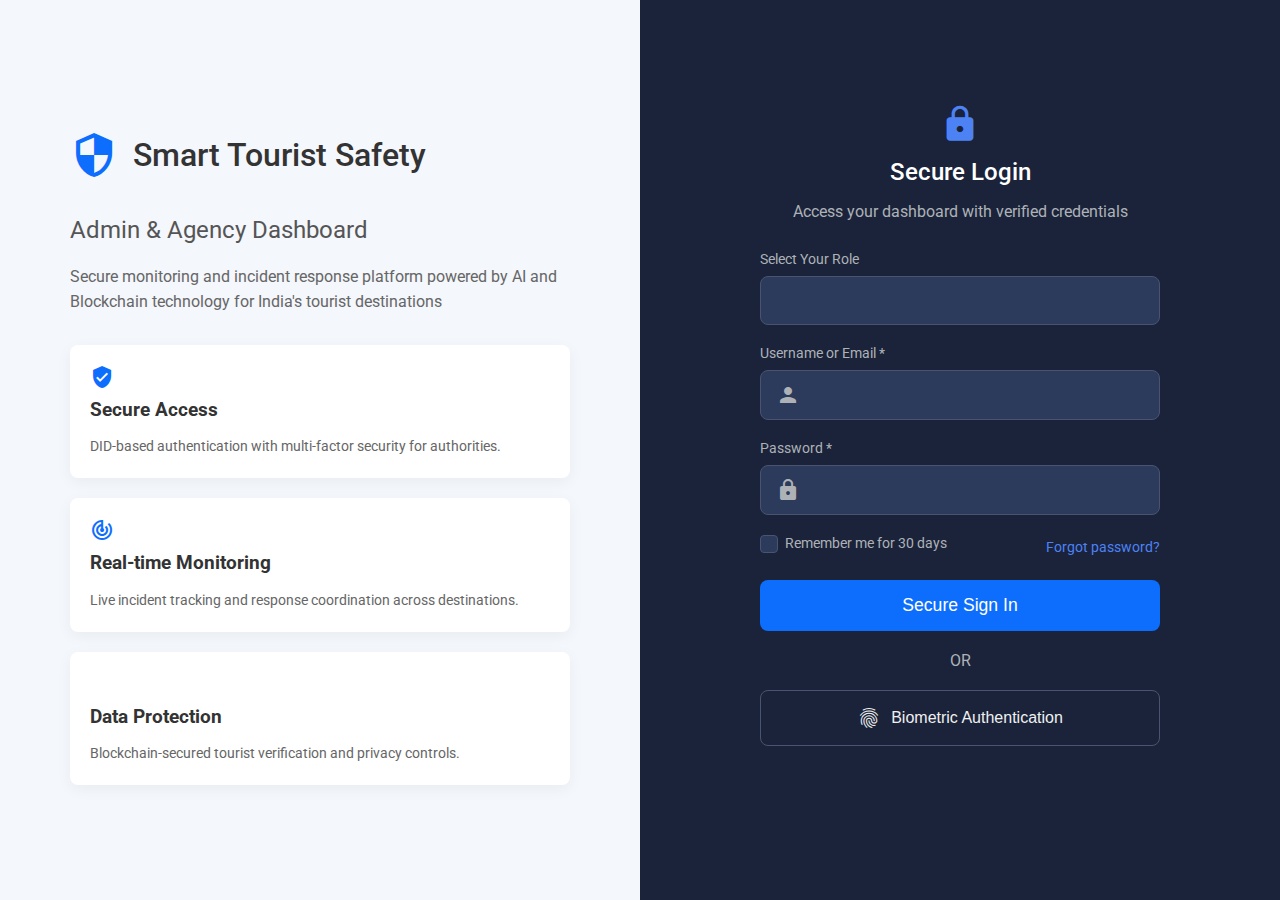
<file: index.html>
<!DOCTYPE html>
<html lang="en">
<head>
    <meta charset="UTF-8">
    <meta name="viewport" content="width=device-width, initial-scale=1.0">
    <title>Login - Tourist Safety Dashboard</title>
    <link href="https://fonts.googleapis.com/css2?family=Roboto:wght@300;400;500;700&display=swap" rel="stylesheet">
    <link href="https://fonts.googleapis.com/icon?family=Material+Icons" rel="stylesheet">
    <link rel="stylesheet" href="login.css">
</head>
<body>
    <div class="page-container">
        <div class="info-panel">
            <div class="info-content">
                <div class="logo">
                    <span class="material-icons">security</span>
                    <h1>Smart Tourist Safety</h1>
                </div>
                <h2>Admin & Agency Dashboard</h2>
                <p>Secure monitoring and incident response platform powered by AI and Blockchain technology for India's tourist destinations</p>
                <div class="feature-cards">
                    <div class="feature-card">
                        <span class="material-icons">verified_user</span>
                        <h3>Secure Access</h3>
                        <p>DID-based authentication with multi-factor security for authorities.</p>
                    </div>
                    <div class="feature-card">
                        <span class="material-icons">track_changes</span>
                        <h3>Real-time Monitoring</h3>
                        <p>Live incident tracking and response coordination across destinations.</p>
                    </div>
                    <div class="feature-card">
                        <span class="material-icons">shield</span>
                        <h3>Data Protection</h3>
                        <p>Blockchain-secured tourist verification and privacy controls.</p>
                    </div>
                </div>
            </div>
        </div>

        <div class="login-panel">
            <div class="login-card">
                <div class="login-header">
                    <span class="material-icons">lock</span>
                    <h2>Secure Login</h2>
                    <p>Access your dashboard with verified credentials</p>
                </div>
                <form id="login-form">
                    <label for="role">Select Your Role</label>
                    <div class="input-group">
                        <span class="material-icons">supervised_user_circle</span>
                        <select id="role" required>
                            <option value="admin">Admin</option>
                            <option value="agency">Agency</option>
                            <option value="officer">Officer</option>
                        </select>
                    </div>
                    
                    <label for="username">Username or Email *</label>
                    <div class="input-group">
                        <span class="material-icons">person</span>
                        <input type="text" id="username" required>
                    </div>

                    <label for="password">Password *</label>
                    <div class="input-group">
                        <span class="material-icons">lock</span>
                        <input type="password" id="password" required>
                    </div>

                    <div class="form-options">
                        <label class="checkbox-container">Remember me for 30 days
                            <input type="checkbox">
                            <span class="checkmark"></span>
                        </label>
                        <a href="#" class="forgot-password">Forgot password?</a>
                    </div>
                    
                    <button type="submit" class="login-button">Secure Sign In</button>
                    <div class="separator">OR</div>
                    <button type="button" class="biometric-button">
                        <span class="material-icons">fingerprint</span>
                        Biometric Authentication
                    </button>
                    <p id="error-message"></p>
                </form>
            </div>
        </div>
    </div>
    <script src="login.js"></script>
</body>
</html>
</file>
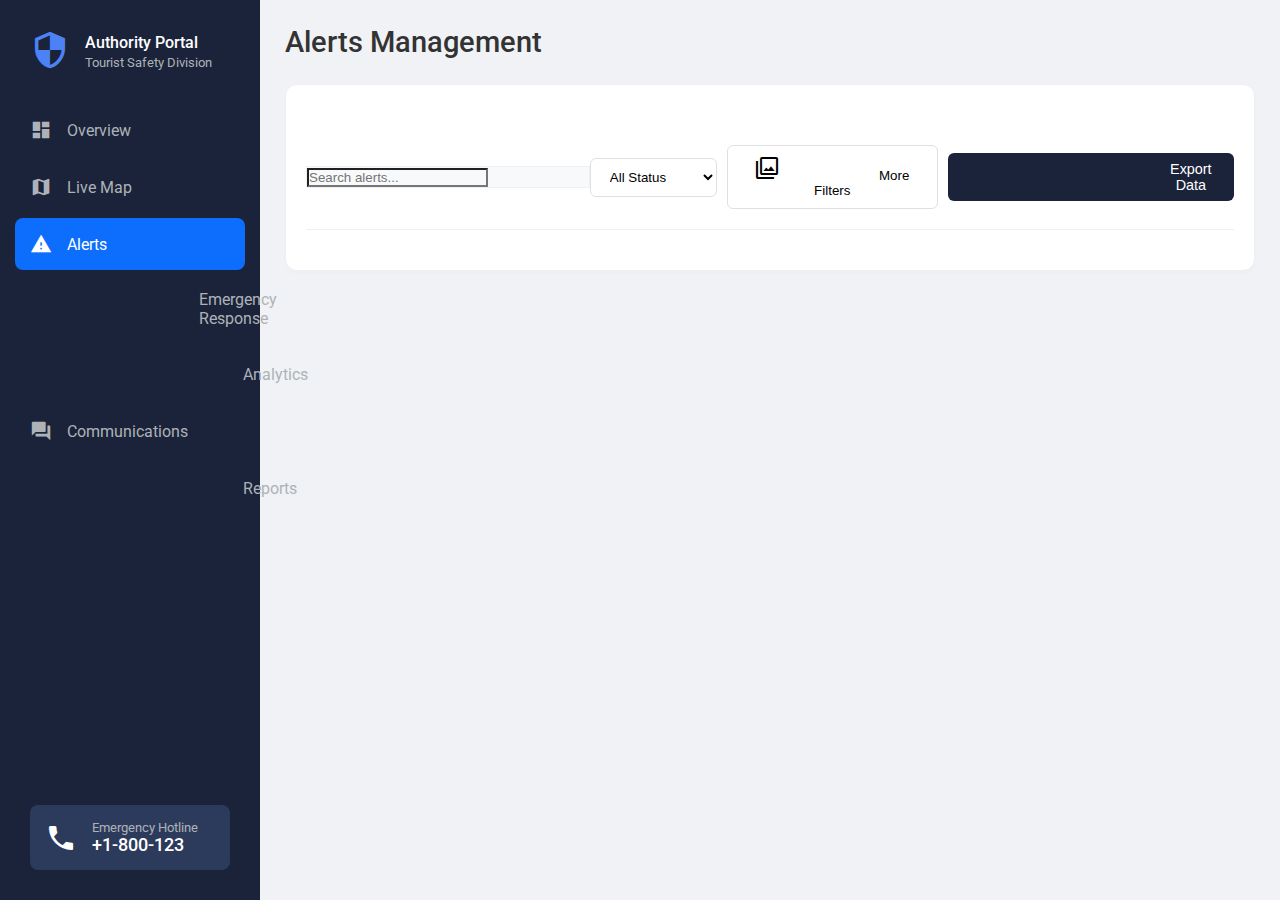
<file: alerts.html>
<!DOCTYPE html>
<html lang="en">
<head>
    <meta charset="UTF-8">
    <meta name="viewport" content="width=device-width, initial-scale=1.0">
    <title>Alerts - Tourist Safety Dashboard</title>
    <link href="https://fonts.googleapis.com/css2?family=Roboto:wght@400;500;700&display=swap" rel="stylesheet">
    <link href="https://fonts.googleapis.com/icon?family=Material+Icons" rel="stylesheet">
    <link rel="stylesheet" href="dashboard.css">
</head>
<body>

    <div class="dashboard-container">
        <nav class="sidebar">
            <div class="sidebar-header">
                <div class="sidebar-logo"><span class="material-icons">security</span></div>
                <div class="sidebar-title"><h4>Authority Portal</h4><span>Tourist Safety Division</span></div>
            </div>
            <ul class="sidebar-links">
                <li><a href="dashboard.html"><span class="material-icons">dashboard</span> Overview</a></li>
                <li><a href="map.html"><span class="material-icons">map</span> Live Map</a></li>
                <li><a href="alerts.html" class="active"><span class="material-icons">warning</span> Alerts</a></li>
                <li><a href="emergency.html"><span class="material-icons">support</span> Emergency Response</a></li>
                <li><a href="analytics.html"><span class="material-icons">analytics</span> Analytics</a></li>
                <li><a href="communications.html"><span class="material-icons">forum</span> Communications</a></li>
                <li><a href="reports.html"><span class="material-icons">summarize</span> Reports</a></li>
            </ul>
            <div class="sidebar-footer">
                <div class="hotline">
                    <span class="material-icons">call</span>
                    <div class="hotline-text"><span>Emergency Hotline</span><strong>+1-800-123</strong></div>
                </div>
            </div>
        </nav>

        <main class="main-content">
            <header class="main-header">
                <h1>Alerts Management</h1>
            </header>

            <div class="widget">
                <div class="kpi-grid" id="alerts-kpi-grid"></div>
                <div class="page-toolbar">
                    <div class="search-bar"><input type="text" placeholder="Search alerts..." id="search-input"></div>
                    <div class="toolbar-filters">
                        <select id="status-filter">
                            <option value="all">All Status</option>
                            <option value="active">Active</option>
                            <option value="responding">Responding</option>
                            <option value="investigating">Investigating</option>
                            <option value="resolved">Resolved</option>
                        </select>
                        <button class="filter-btn" id="more-filters-btn"><span class="material-icons">filter_alt</span> More Filters</button>
                        <button class="export-btn" id="export-btn"><span class="material-icons">download</span> Export Data</button>
                    </div>
                </div>
                <div class="alerts-list-final" id="alerts-list-final"></div>
            </div>

            <div id="more-filters-modal" class="modal-overlay">
                <div class="modal-content">
                    <h2>Advanced Filters</h2>
                    <div class="filter-group">
                        <label for="priority-filter">Filter by Priority:</label>
                        <select id="priority-filter">
                            <option value="all">All Priorities</option>
                            <option value="Critical">Critical</option>
                            <option value="High">High</option>
                            <option value="Medium">Medium</option>
                            <option value="Low">Low</option>
                        </select>
                    </div>
                    <div class="modal-actions">
                        <button type="button" id="close-filters-btn">Close</button>
                    </div>
                </div>
            </div>
        </main>
    </div>
    <script src="https://cdn.socket.io/4.7.5/socket.io.min.js"></script>
    <script src="alerts.js"></script>
</body>
</html>
</file>
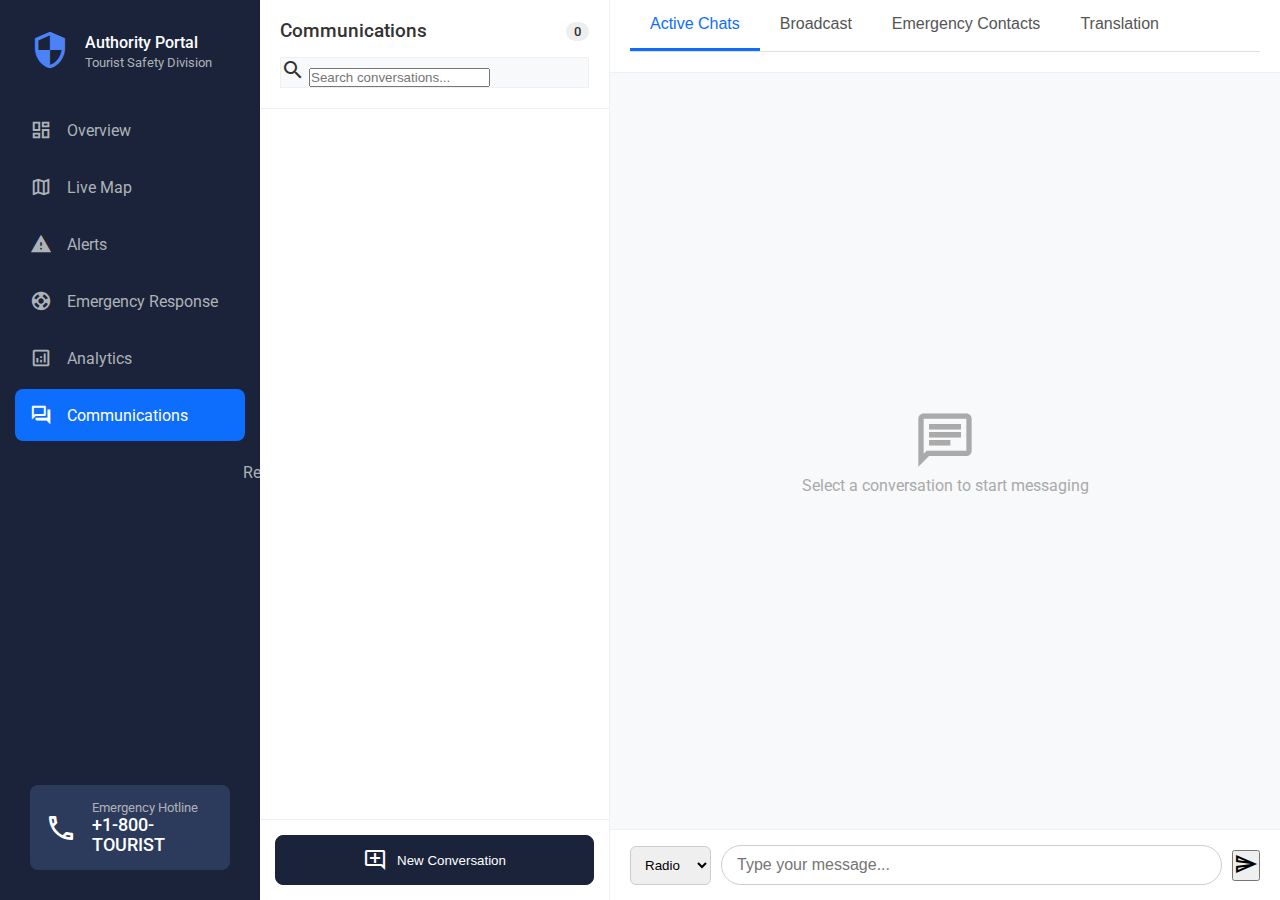
<file: communications.html>
<!DOCTYPE html>
<html lang="en">
<head>
    <meta charset="UTF-8">
    <meta name="viewport" content="width=device-width, initial-scale=1.0">
    <title>Communications - Tourist Safety Dashboard</title>
    
    <link href="https://fonts.googleapis.com/css2?family=Roboto:wght@400;500;700&display=swap" rel="stylesheet">
    <link href="https://fonts.googleapis.com/icon?family=Material+Icons+Outlined" rel="stylesheet">
    <link rel="stylesheet" href="dashboard.css">
</head>
<body>

    <div class="dashboard-container">
        <nav class="sidebar">
            <div class="sidebar-header">
                <div class="sidebar-logo"><span class="material-icons-outlined">security</span></div>
                <div class="sidebar-title"><h4>Authority Portal</h4><span>Tourist Safety Division</span></div>
            </div>
            <ul class="sidebar-links">
                <li><a href="dashboard.html"><span class="material-icons-outlined">dashboard</span> Overview</a></li>
                <li><a href="map.html"><span class="material-icons-outlined">map</span> Live Map</a></li>
                <li><a href="alerts.html"><span class="material-icons-outlined">warning</span> Alerts</a></li>
                <li><a href="emergency.html"><span class="material-icons-outlined">support</span> Emergency Response</a></li>
                <li><a href="analytics.html"><span class="material-icons-outlined">analytics</span> Analytics</a></li>
                <li><a href="communications.html" class="active"><span class="material-icons-outlined">forum</span> Communications</a></li>
                <li><a href="reports.html"><span class="material-icons-outlined">summarize</span> Reports</a></li>
            </ul>
            <div class="sidebar-footer">
                <div class="hotline">
                    <span class="material-icons-outlined">call</span>
                    <div class="hotline-text"><span>Emergency Hotline</span><strong>+1-800-TOURIST</strong></div>
                </div>
            </div>
        </nav>

        <main class="main-content" id="communications-page">
            <div class="chat-container">
                <aside class="conversation-list">
                    <header class="list-header">
                        <h3>Communications <span class="item-count" id="convo-count">0</span></h3>
                        <div class="search-bar">
                            <span class="material-icons-outlined">search</span>
                            <input type="text" placeholder="Search conversations...">
                        </div>
                    </header>
                    <div class="conversations" id="conversation-list-container">
                        </div>
                    <footer class="list-footer">
                        <button class="new-conversation-btn">
                            <span class="material-icons-outlined">add_comment</span> New Conversation
                        </button>
                    </footer>
                </aside>

                <section class="chat-window">
                    <header class="chat-header">
                        <div class="tabs" id="communications-tabs">
                            <button class="tab-link active" data-tab="active-chats">Active Chats</button>
                            <button class="tab-link" data-tab="broadcast">Broadcast</button>
                            <button class="tab-link" data-tab="contacts">Emergency Contacts</button>
                            <button class="tab-link" data-tab="translation">Translation</button>
                        </div>
                    </header>

                    <div id="active-chats-content" class="tab-content active">
                        <div class="message-area" id="message-area">
                            <div class="empty-chat" id="empty-chat-message">
                                <span class="material-icons-outlined">chat</span>
                                <p>Select a conversation to start messaging</p>
                            </div>
                        </div>
                    </div>

                   <div id="broadcast-content" class="tab-content broadcast-content">
    <div class="broadcast-form-widget">
        <h3>Send Broadcast Message</h3>
        <div class="form-row">
            <div class="form-group">
                <label for="broadcast-type">Message Type</label>
                <select id="broadcast-type">
                    <option>Weather Alert</option>
                    <option>Security Advisory</option>
                    <option>Public Disturbance</option>
                    <option>Emergency Alert</option>
                </select>
            </div>
            <div class="form-group">
                <label for="broadcast-target">Target Audience</label>
                <select id="broadcast-target">
                    <option value="">Loading regions...</option>
                </select>
            </div>
            <div class="form-group">
                <label for="broadcast-priority">Priority</label>
                <select id="broadcast-priority">
                    <option>High</option>
                    <option>Medium</option>
                    <option>Low</option>
                </select>
            </div>
        </div>
        <textarea id="broadcast-message" placeholder="Enter your broadcast message..."></textarea>
        <div class="form-actions">
            <button class="filter-btn save-draft-btn">Save Draft</button>
            <button class="export-btn send-broadcast-btn">Send Broadcast</button>
        </div>
    </div>

    <div class="recent-broadcasts">
        <h3>Recent Broadcasts</h3>
        <div id="recent-broadcasts-list"></div>
    </div>
</div>

                    <div id="contacts-content" class="tab-content contacts-content">
                        </div>

                    <div id="translation-content" class="tab-content translation-content">
                        <div class="widget">
                            <h3>Translation Services</h3>
                            <div class="translator-grid" id="translator-grid-container">
                                </div>
                        </div>
                        
                        <div class="widget quick-translation">
                            <h3>Quick Translation</h3>
                            <div class="form-row">
                                <div class="form-group">
                                    <label for="quick-translate-from">From Language</label>
                                    <select id="quick-translate-from">
                                        <option value="">Loading...</option>
                                    </select>
                                </div>
                                <div class="form-group">
                                    <label for="quick-translate-to">To Language</label>
                                    <select id="quick-translate-to">
                                        <option value="">Loading...</option>
                                    </select>
                                </div>
                            </div>
                            <div class="form-group">
                                <label for="quick-translate-input">Enter text to translate...</label>
                                <textarea id="quick-translate-input"></textarea>
                            </div>
                            <div class="form-group">
                                <label>Translation</label>
                                <textarea id="quick-translate-output" readonly></textarea>
                            </div>
                            <div class="form-actions" style="justify-content: flex-start;">
                                <button class="export-btn" id="quick-translate-btn">
                                    <span class="material-icons-outlined">translate</span> Translate
                                </button>
                            </div>
                        </div>
                    </div>

                    <form class="message-input-area" id="message-input-form">
                        <select class="radio-select" id="message-channel-select">
    <option value="radio">Radio</option>
    <option value="phone">Phone</option>
    <option value="email">Email</option>
    <option value="sms">SMS</option>
</select>
                        <input type="text" id="message-input" placeholder="Type your message..." autocomplete="off">
                        <button type="submit" class="send-btn"><span class="material-icons-outlined">send</span></button>
                    </form>
                </section>
            </div>
        </main>
    </div>
    
   <div id="new-convo-modal" class="modal-overlay">
        <div class="modal-content">
            <h2>Start a New Conversation</h2>
            <form id="new-convo-form">
                <div class="form-group">
                    <label for="new-convo-to">To (Team or User ID):</label>
                    <input type="text" id="new-convo-to" placeholder="e.g., 'Alpha Team' or 'user-123'">
                </div>
                <div class="form-group">
                    <label for="new-convo-message">Message:</label>
                    <textarea id="new-convo-message" placeholder="Type your message..."></textarea>
                </div>
                <div class="modal-actions">
                    <button type="button" id="new-convo-close-btn" class="filter-btn">Close</button>
                    <button type="submit" class="export-btn">Send Message</button>
                </div>
            </form>
        </div>
    </div>
    
    <script src="https://cdn.socket.io/4.7.5/socket.io.min.js"></script>
    <script src="communications.js"></script>
</body>
</html>
</file>
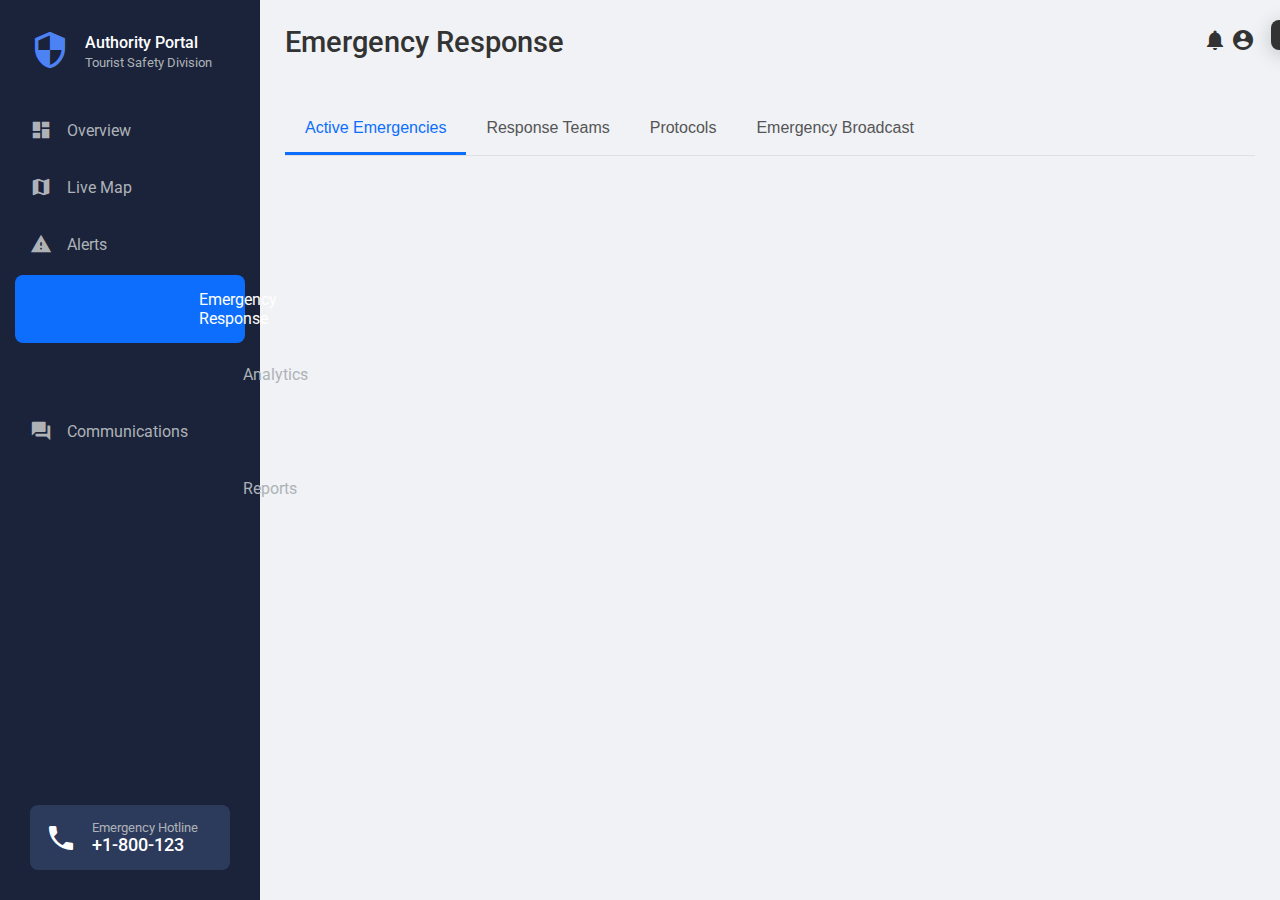
<file: emergency.html>
<!DOCTYPE html>
<html lang="en">
<head>
    <meta charset="UTF-8">
    <meta name="viewport" content="width=device-width, initial-scale=1.0">
    <title>Emergency Response - Tourist Safety Dashboard</title>
    
    <link href="https://fonts.googleapis.com/css2?family=Roboto:wght@400;500;700&display=swap" rel="stylesheet">
    <link href="https://fonts.googleapis.com/icon?family=Material+Icons" rel="stylesheet">
    <link rel="stylesheet" href="dashboard.css">
</head>
<body>

    <div class="dashboard-container">
        <nav class="sidebar">
            <div class="sidebar-header">
                <div class="sidebar-logo"><span class="material-icons">security</span></div>
                <div class="sidebar-title"><h4>Authority Portal</h4><span>Tourist Safety Division</span></div>
            </div>
            <ul class="sidebar-links">
                <li><a href="dashboard.html"><span class="material-icons">dashboard</span> Overview</a></li>
                <li><a href="map.html"><span class="material-icons">map</span> Live Map</a></li>
                <li><a href="alerts.html"><span class="material-icons">warning</span> Alerts</a></li>
                <li><a href="emergency.html" class="active"><span class="material-icons">support</span> Emergency Response</a></li>
                <li><a href="analytics.html"><span class="material-icons">analytics</span> Analytics</a></li>
                <li><a href="communications.html"><span class="material-icons">forum</span> Communications</a></li>
                <li><a href="reports.html"><span class="material-icons">summarize</span> Reports</a></li>
            </ul>
            <div class="sidebar-footer">
                <div class="hotline">
                    <span class="material-icons">call</span>
                    <div class="hotline-text"><span>Emergency Hotline</span><strong>+1-800-123</strong></div>
                </div>
            </div>
        </nav>

        <main class="main-content">
            <header class="main-header">
                <h1>Emergency Response</h1>
                <div class="header-profile">
                    <span class="material-icons">notifications</span>
                    <span class="material-icons">account_circle</span>
                </div>
            </header>

            <div class="kpi-grid" id="emergency-kpi-grid"></div>

            <div class="tabs" id="emergency-tabs">
                <button class="tab-link active" data-tab="active-emergencies">Active Emergencies</button>
                <button class="tab-link" data-tab="response-teams">Response Teams</button>
                <button class="tab-link" data-tab="protocols">Protocols</button>
                <button class="tab-link" data-tab="emergency-broadcast">Emergency Broadcast</button>
            </div>

            <div id="active-emergencies" class="tab-content active"></div>
            <div id="response-teams" class="tab-content"></div>
            <div id="protocols" class="tab-content"></div>
            <div id="emergency-broadcast" class="tab-content">
                <div class="widget broadcast-form">
                    <h3>Emergency Broadcast System</h3>
                    <div class="form-group"><label>Broadcast Type</label><select id="broadcast-type"><option value="">Select broadcast type...</option><option value="Weather Alert">Weather Alert</option><option value="Security Advisory">Security Advisory</option><option value="Emergency Evacuation">Emergency Evacuation</option><option value="General Info">General Info</option></select></div>
                    <div class="form-group"><label>Target Regions</label><select id="broadcast-regions"><option>Loading regions...</option></select></div>
                    <div class="form-group"><label>Message</label><textarea id="broadcast-message" placeholder="Type your emergency broadcast message here..."></textarea></div>
                    <div class="form-actions">
                        <button class="send-broadcast-btn"><span class="material-icons">send</span> Send Emergency Broadcast</button>
                    </div>
                </div>
                <div class="emergency-contacts">
                    <h3>Emergency Contacts</h3>
                    <div class="contacts-grid" id="contacts-grid"></div>
                </div>
            </div>
            
            <div id="radio-modal" class="modal-overlay">
                <div class="modal-content radio-modal-content">
                    <div class="radio-live-indicator"></div><span class="material-icons radio-icon">cell_tower</span>
                    <h3>Radio Channel Open</h3>
                    <p>Connected to: <strong id="radio-team-name"></strong></p>
                    <button id="radio-disconnect-btn">Disconnect</button>
                </div>
            </div>
            
            <div id="toast-notification" class="toast-notification">
                <span class="material-icons" id="toast-icon"></span>
                <p id="toast-message"></p>
            </div>
        </main>
    </div>
    
    <script src="https://cdn.socket.io/4.7.5/socket.io.min.js"></script>
    <script src="emergency.js"></script>
</body>
</html>
</file>
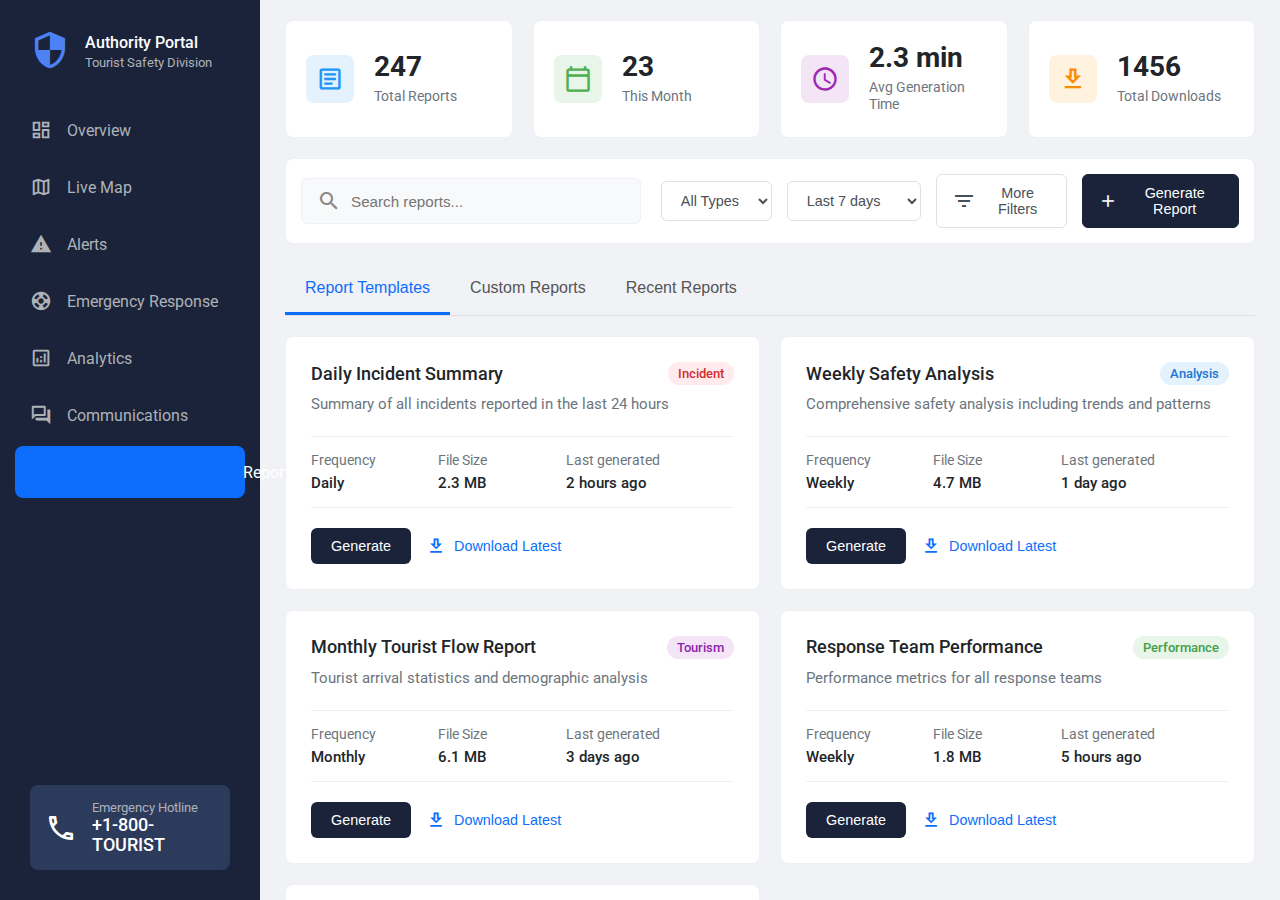
<file: reports.html>
<!DOCTYPE html>
<html lang="en">
<head>
    <meta charset="UTF-8">
    <meta name="viewport" content="width=device-width, initial-scale=1.0">
    <title>Reports - Tourist Safety Dashboard</title>
    
    <link href="https://fonts.googleapis.com/css2?family=Roboto:wght@400;500;700&display=swap" rel="stylesheet">
    <link href="https://fonts.googleapis.com/icon?family=Material+Icons+Outlined" rel="stylesheet">
    <link href="https://fonts.googleapis.com/icon?family=Material+Icons" rel="stylesheet">
    <link rel="stylesheet" href="dashboard.css">
</head>
<body>

    <div class="dashboard-container">
        <nav class="sidebar">
            <div class="sidebar-header">
                <div class="sidebar-logo">
                    <span class="material-icons-outlined">security</span>
                </div>
                <div class="sidebar-title">
                    <h4>Authority Portal</h4>
                    <span>Tourist Safety Division</span>
                </div>
            </div>
            <ul class="sidebar-links">
                <li><a href="dashboard.html"><span class="material-icons-outlined">dashboard</span> Overview</a></li>
                <li><a href="map.html"><span class="material-icons-outlined">map</span> Live Map</a></li>
                <li><a href="alerts.html"><span class="material-icons-outlined">warning</span> Alerts</a></li>
                <li><a href="emergency.html"><span class="material-icons-outlined">support</span> Emergency Response</a></li>
                <li><a href="analytics.html"><span class="material-icons-outlined">analytics</span> Analytics</a></li>
                <li><a href="communications.html"><span class="material-icons-outlined">forum</span> Communications</a></li>
                <li><a href="reports.html" class="active"><span class="material-icons-outlined">summarize</span> Reports</a></li>
            </ul>
            <div class="sidebar-footer">
                <div class="hotline">
                    <span class="material-icons-outlined">call</span>
                    <div class="hotline-text">
                        <span>Emergency Hotline</span>
                        <strong>+1-800-TOURIST</strong>
                    </div>
                </div>
            </div>
        </nav>

        <main class="main-content" id="reports-page-content">
            <div class="reports-kpi-grid">
                <div class="reports-kpi-card">
                    <div class="kpi-icon-box icon-reports">
                        <span class="material-icons-outlined">article</span>
                    </div>
                    <div class="kpi-details">
                        <div class="kpi-value">247</div>
                        <div class="kpi-title">Total Reports</div>
                    </div>
                </div>
                <div class="reports-kpi-card">
                    <div class="kpi-icon-box icon-month">
                        <span class="material-icons-outlined">calendar_today</span>
                    </div>
                    <div class="kpi-details">
                        <div class="kpi-value">23</div>
                        <div class="kpi-title">This Month</div>
                    </div>
                </div>
                <div class="reports-kpi-card">
                    <div class="kpi-icon-box icon-time">
                        <span class="material-icons-outlined">schedule</span>
                    </div>
                    <div class="kpi-details">
                        <div class="kpi-value">2.3 min</div>
                        <div class="kpi-title">Avg Generation Time</div>
                    </div>
                </div>
                <div class="reports-kpi-card">
                    <div class="kpi-icon-box icon-downloads">
                        <span class="material-icons-outlined">download</span>
                    </div>
                    <div class="kpi-details">
                        <div class="kpi-value">1456</div>
                        <div class="kpi-title">Total Downloads</div>
                    </div>
                </div>
            </div>

            <div class="reports-toolbar">
                <div class="search-bar search-reports">
                    <span class="material-icons-outlined">search</span>
                    <input type="text" id="report-search-input" placeholder="Search reports...">
                </div>
                <div class="toolbar-actions">
                    <select>
                        <option>All Types</option>
                        <option>Incident</option>
                        <option>Analysis</option>
                    </select>
                    <select>
                        <option>Last 7 days</option>
                        <option>Last 30 days</option>
                    </select>
                    <button class="btn-filter"><span class="material-icons-outlined">filter_list</span> More Filters</button>
                    <button class="btn-generate-main"><span class="material-icons-outlined">add</span> Generate Report</button>
                </div>
            </div>

            <div class="tabs" id="reports-tabs">
                <button class="tab-link active" data-tab="report-templates">Report Templates</button>
                <button class="tab-link" data-tab="custom-reports">Custom Reports</button>
                <button class="tab-link" data-tab="recent-reports">Recent Reports</button>
            </div>

            <div id="report-templates" class="tab-content active">
                <div class="report-card-grid">
                    <div class="report-card">
                        <div class="report-card-header">
                            <h4>Daily Incident Summary</h4>
                            <span class="report-tag tag-incident">incident</span>
                        </div>
                        <p>Summary of all incidents reported in the last 24 hours</p>
                        <div class="report-meta">
                            <div><span>Frequency</span><strong>Daily</strong></div>
                            <div><span>File Size</span><strong>2.3 MB</strong></div>
                            <div><span>Last generated</span><strong>2 hours ago</strong></div>
                        </div>
                        <div class="report-actions">
                            <button class="btn-generate">Generate</button>
                            <button class="btn-download-latest"><span class="material-icons-outlined">download</span> Download Latest</button>
                        </div>
                    </div>

                    <div class="report-card">
                        <div class="report-card-header">
                            <h4>Weekly Safety Analysis</h4>
                            <span class="report-tag tag-analysis">analysis</span>
                        </div>
                        <p>Comprehensive safety analysis including trends and patterns</p>
                        <div class="report-meta">
                            <div><span>Frequency</span><strong>Weekly</strong></div>
                            <div><span>File Size</span><strong>4.7 MB</strong></div>
                            <div><span>Last generated</span><strong>1 day ago</strong></div>
                        </div>
                        <div class="report-actions">
                            <button class="btn-generate">Generate</button>
                            <button class="btn-download-latest"><span class="material-icons-outlined">download</span> Download Latest</button>
                        </div>
                    </div>

                    <div class="report-card">
                        <div class="report-card-header">
                            <h4>Monthly Tourist Flow Report</h4>
                            <span class="report-tag tag-tourism">tourism</span>
                        </div>
                        <p>Tourist arrival statistics and demographic analysis</p>
                        <div class="report-meta">
                            <div><span>Frequency</span><strong>Monthly</strong></div>
                            <div><span>File Size</span><strong>6.1 MB</strong></div>
                            <div><span>Last generated</span><strong>3 days ago</strong></div>
                        </div>
                        <div class="report-actions">
                            <button class="btn-generate">Generate</button>
                            <button class="btn-download-latest"><span class="material-icons-outlined">download</span> Download Latest</button>
                        </div>
                    </div>

                    <div class="report-card">
                        <div class="report-card-header">
                            <h4>Response Team Performance</h4>
                            <span class="report-tag tag-performance">performance</span>
                        </div>
                        <p>Performance metrics for all response teams</p>
                        <div class="report-meta">
                            <div><span>Frequency</span><strong>Weekly</strong></div>
                            <div><span>File Size</span><strong>1.8 MB</strong></div>
                            <div><span>Last generated</span><strong>5 hours ago</strong></div>
                        </div>
                        <div class="report-actions">
                            <button class="btn-generate">Generate</button>
                            <button class="btn-download-latest"><span class="material-icons-outlined">download</span> Download Latest</button>
                        </div>
                    </div>

                     <div class="report-card">
                        <div class="report-card-header">
                            <h4>Risk Assessment Report</h4>
                            <span class="report-tag tag-risk">risk</span>
                        </div>
                        <p>Risk analysis by location and threat category</p>
                        <div class="report-meta">
                            <div><span>Frequency</span><strong>Monthly</strong></div>
                            <div><span>File Size</span><strong>3.2 MB</strong></div>
                            <div><span>Last generated</span><strong>1 week ago</strong></div>
                        </div>
                        <div class="report-actions">
                            <button class="btn-generate">Generate</button>
                            <button class="btn-download-latest"><span class="material-icons-outlined">download</span> Download Latest</button>
                        </div>
                    </div>
                </div>
            </div>

            <div id="custom-reports" class="tab-content">
                <div class="widget">
                    <h3>Create Custom Report</h3>
                    <div class="custom-report-form-grid">
                        <div class="form-group">
                            <label>Report Type</label>
                            <select>
                                <option>Incident Analysis</option>
                                <option>Team Performance</option>
                                <option>Tourist Flow</option>
                            </select>
                        </div>
                        <div class="form-group">
                            <label>Date Range</label>
                            <select>
                                <option>Last 30 Days</option>
                                <option>Last 90 Days</option>
                                <option>Custom Range</option>
                            </select>
                        </div>
                        <div class="form-group">
                            <label>Output Format</label>
                            <select>
                                <option>PDF</option>
                                <option>CSV</option>
                                <option>Excel</option>
                            </select>
                        </div>
                    </div>
                    <div class="custom-report-actions">
                        <button class="btn-generate"><span class="material-icons-outlined">add</span> Generate Custom Report</button>
                        <button class="btn-download-latest">Save Template</button>
                    </div>
                </div>

                <h3 class="section-title-header">Your Custom Reports</h3>
                <div class="custom-report-list">
                    <div class="custom-report-card">
                        <div class="custom-report-details">
                            <div class="custom-report-card-header">
                                <h4>Q4 Incident Analysis</h4>
                                <span class="report-tag tag-completed">completed</span>
                            </div>
                            <p>Custom analysis of Q4 incidents with geographical breakdown</p>
                            <div class="custom-report-meta">
                                <div><span>Created by</span><strong>Admin</strong></div>
                                <div><span>Date Range</span><strong>Oct 1 - Dec 31, 2023</strong></div>
                                <div><span>File Size</span><strong>8.4 MB</strong></div>
                            </div>
                        </div>
                        <div class="custom-report-card-actions">
                            <button class="btn-download-latest"><span class="material-icons-outlined">download</span> Download</button>
                            <button class="btn-download-latest">View Details</button>
                        </div>
                    </div>

                    <div class="custom-report-card">
                        <div class="custom-report-details">
                            <div class="custom-report-card-header">
                                <h4>Embassy Communication Report</h4>
                                <span class="report-tag tag-processing">processing</span>
                            </div>
                            <p>Report on embassy communications and coordination</p>
                            <div class="custom-report-meta">
                                <div><span>Created by</span><strong>Supervisor</strong></div>
                                <div><span>Date Range</span><strong>Last 30 days</strong></div>
                                <div><span>File Size</span><strong>Processing...</strong></div>
                            </div>
                        </div>
                        <div class="custom-report-card-actions">
                            <button class="btn-download-latest" disabled>View Details</button>
                        </div>
                    </div>
                </div>
            </div>
            
            <div id="recent-reports" class="tab-content">
                <div class="custom-report-list" id="recent-reports-list">
                    <p style="padding: 20px; text-align: center; color: #888;">Loading recent reports...</p>
                </div>
            </div>

        </main>
    </div>
    <script src="https://cdn.socket.io/4.7.5/socket.io.min.js"></script>
    <script src="reports.js"></script>
</body>
</html>
</file>
<file: login.css>
body {
    margin: 0;
    font-family: 'Roboto', sans-serif;
    background-color: #ffffff;
    color: #333;
}

.page-container {
    display: grid;
    grid-template-columns: 1fr 1fr;
    height: 100vh;
}

/* --- Info Panel (Left Side) --- */
.info-panel {
    background-color: #f4f7fc; /* Light gray from dashboard */
    padding: 50px;
    display: flex;
    align-items: center;
    justify-content: center;
}

.info-content {
    max-width: 500px;
}

.logo {
    display: flex;
    align-items: center;
    gap: 15px;
    margin-bottom: 10px;
}
.logo .material-icons { font-size: 48px; color: #0d6efd; } /* Active blue from dashboard */
.logo h1 { font-size: 2rem; font-weight: 500; }

.info-content h2 { font-weight: 400; color: #555; margin-bottom: 20px; }
.info-content p { color: #666; line-height: 1.6; margin-bottom: 30px; }

.feature-cards { display: grid; grid-template-columns: 1fr; gap: 20px; }
.feature-card { background-color: #fff; padding: 20px; border-radius: 8px; box-shadow: 0 4px 15px rgba(0,0,0,0.05); }
.feature-card .material-icons { color: #0d6efd; margin-bottom: 10px; }
.feature-card h3 { margin: 0 0 5px; }
.feature-card p { font-size: 0.9rem; margin-bottom: 0; }

/* --- Login Panel (Right Side) --- */
.login-panel {
    background-color: #1a233a; /* Dark blue from dashboard sidebar */
    color: #f0f0f0;
    display: flex;
    align-items: center;
    justify-content: center;
    padding: 50px;
}

.login-card { width: 100%; max-width: 400px; }
.login-header { text-align: center; margin-bottom: 30px; }
.login-header .material-icons { font-size: 40px; color: #4d82f5; }
.login-header h2 { margin: 10px 0 5px; font-weight: 500; color: #fff; }
.login-header p { color: #aeb2b7; }

#login-form label { display: block; text-align: left; margin-bottom: 8px; font-size: 0.9rem; color: #aeb2b7; }
.input-group { display: flex; align-items: center; background-color: #2c3a5c; border: 1px solid #4a546e; border-radius: 8px; margin-bottom: 20px; }
.input-group .material-icons { color: #aeb2b7; padding-left: 15px; }
.input-group input, .input-group select {
    border: none; outline: none; background: none; padding: 15px; width: 100%; font-size: 1rem; color: #fff;
}
.input-group select { appearance: none; cursor: pointer; }

.form-options { display: flex; justify-content: space-between; align-items: center; margin-bottom: 20px; font-size: 0.9rem; }
.forgot-password { color: #4d82f5; text-decoration: none; }

.login-button { width: 100%; padding: 15px; border: none; background-color: #0d6efd; color: white; font-size: 1.1rem; font-weight: 500; border-radius: 8px; cursor: pointer; transition: background-color 0.3s ease; }
.login-button:hover { background-color: #0b5ed7; }

.separator { text-align: center; margin: 20px 0; color: #aeb2b7; }
.biometric-button {
    width: 100%; display: flex; align-items: center; justify-content: center; gap: 10px; padding: 15px; border: 1px solid #4a546e; background: none; color: #f0f0f0; font-size: 1rem; border-radius: 8px; cursor: pointer;
}

#error-message { margin-top: 15px; color: #ff8a80; font-weight: 500; height: 20px; text-align: center; }

/* Custom Checkbox */
.checkbox-container { display: block; position: relative; padding-left: 25px; cursor: pointer; user-select: none; }
.checkbox-container input { position: absolute; opacity: 0; cursor: pointer; height: 0; width: 0; }
.checkmark { position: absolute; top: 0; left: 0; height: 16px; width: 16px; background-color: #2c3a5c; border: 1px solid #4a546e; border-radius: 4px; }
.checkbox-container input:checked ~ .checkmark { background-color: #0d6efd; }
</file>
<file: dashboard.css>
/* Basic Reset and Body Styles */
* {
    margin: 0;
    padding: 0;
    box-sizing: border-box;
}

body {
    font-family: 'Roboto', sans-serif;
    background-color: #f8f9fa; /* Lighter gray background */
    color: #333;
    display: flex;
    height: 100vh;
    overflow: hidden;
}

/* Main Dashboard Container */
.dashboard-container {
    display: flex;
    width: 100%;
    height: 100vh;
}

/* Sidebar Styles */
.sidebar {
    width: 260px;
    flex-shrink: 0;
    background-color: #1a233a;
    color: #aeb2b7;
    display: flex;
    flex-direction: column;
    padding: 20px 15px;
}
.sidebar-header {
    display: flex;
    align-items: center;
    padding: 10px 15px;
    margin-bottom: 20px;
}
.sidebar-logo .material-icons-outlined { font-size: 40px; color: #4d82f5; }
.sidebar-title { margin-left: 15px; }
.sidebar-title h4 { color: #ffffff; font-weight: 500; margin: 0; }
.sidebar-title span { font-size: 0.8rem; }
.sidebar-links { list-style: none; flex-grow: 1; }
.sidebar-links li a {
    display: flex;
    align-items: center;
    color: #aeb2b7;
    text-decoration: none;
    padding: 15px;
    margin-bottom: 5px;
    border-radius: 8px;
    transition: background-color 0.3s ease, color 0.3s ease;
}
.sidebar-links li a .material-icons-outlined { margin-right: 15px; font-size: 22px; }
.sidebar-links li a:hover { background-color: #2c3a5c; color: #ffffff; }
.sidebar-links li a.active { background-color: #0d6efd; color: #ffffff; }
.sidebar-footer { margin-top: auto; padding: 0 15px 10px; }
.hotline-text { font-size: 0.8rem; color: #aeb2b7; }
.hotline-text strong { display: block; color: #ffffff; font-weight: 500; font-size: 1.1rem; }


/* Main Content Styles */
.main-content {
    flex-grow: 1;
    padding: 25px;
    overflow-y: auto;
    height: 100vh;
}

/* Main Header Styles */
.main-header {
    display: flex;
    justify-content: space-between;
    align-items: center;
    margin-bottom: 25px;
}
.header-title h1 { font-size: 1.8rem; font-weight: 500; }
.header-title p { color: #6c757d; margin-top: 5px; font-size: 1rem; }
.header-status { display: flex; align-items: center; gap: 8px; color: #6c757d; }
.header-status .status-dot { width: 8px; height: 8px; background-color: #4caf50; border-radius: 50%; }
.header-status .last-updated { margin-left: 15px; }

/* General Widget Styles */
.widget {
    background-color: #ffffff;
    padding: 25px;
    border-radius: 12px;
    border: 1px solid #eef0f3;
    box-shadow: 0 4px 12px rgba(0, 0, 0, 0.04);
}
.widget-header {
    display: flex;
    justify-content: space-between;
    align-items: flex-start;
    margin-bottom: 20px;
}
.widget-header h4 { font-size: 1.1rem; font-weight: 500; margin: 0; }
.widget-header p { font-size: 0.9rem; color: #6c757d; margin: 4px 0 0; }
.widget-header > div:first-child { margin-right: auto; }

/* Overview Grid Layout */
.overview-grid {
    display: grid;
    grid-template-columns: 1.5fr 1fr;
    gap: 25px;
    margin-bottom: 25px;
}
.overview-col-left, .overview-col-right {
    display: flex;
    flex-direction: column;
    gap: 25px;
}

/* Safety Index Widget */
.live-data-btn {
    display: flex;
    align-items: center;
    gap: 8px;
    background: none;
    border: 1px solid #dee2e6;
    padding: 8px 12px;
    border-radius: 6px;
    font-weight: 500;
    cursor: pointer;
}
.live-data-btn .live-dot {
    width: 8px;
    height: 8px;
    background-color: #0d6efd;
    border-radius: 50%;
}
.chart-wrapper { position: relative; }

/* Emergency Operations Widget */
.emergency-ops-grid {
    display: grid;
    grid-template-columns: 1fr;
    gap: 10px;
    margin-bottom: 20px;
}
.ops-btn {
    display: flex;
    align-items: center;
    gap: 10px;
    padding: 12px 15px;
    border-radius: 8px;
    border: 1px solid #eef0f3;
    background-color: #fff;
    font-size: 0.95rem;
    font-weight: 500;
    text-align: left;
    cursor: pointer;
    transition: background-color 0.2s;
}
.ops-btn:hover { background-color: #f8f9fa; }
.ops-btn.emergency { background-color: #dc3545; color: #fff; border-color: #dc3545; }
.ops-btn.deploy { background-color: #0d6efd; color: #fff; border-color: #0d6efd; }
.ops-btn .material-icons-outlined { color: #6c757d; }
.ops-btn.emergency .material-icons-outlined,
.ops-btn.deploy .material-icons-outlined { color: #fff; }

/* Quick Stats */
.quick-stats { margin-top: 20px; border-top: 1px solid #eef0f3; padding-top: 20px; }
.quick-stats h4 { font-weight: 500; margin-bottom: 10px; }
.quick-stats ul { list-style: none; padding: 0; }
.quick-stats li { display: flex; justify-content: space-between; align-items: center; font-size: 0.9rem; color: #6c757d; padding: 8px 0; }
.quick-stats li strong { font-weight: 700; color: #212529; }

/* Incident Type Analysis Widget */
.incident-type-list { display: flex; flex-direction: column; gap: 15px; }
.incident-type-item { display: flex; flex-direction: column; }
.incident-type-header { display: flex; justify-content: space-between; align-items: center; margin-bottom: 5px; }
.incident-type-header .type-name { font-weight: 500; font-size: 0.9rem; }
.incident-type-header .type-stats { font-size: 0.9rem; }
.type-stats .change { margin-right: 10px; }
.type-stats .change.positive { color: #4caf50; }
.type-stats .change.negative { color: #dc3545; }
.type-stats .total { font-weight: 700; color: #212529; }
.progress-bar { height: 6px; background-color: #e9ecef; border-radius: 3px; overflow: hidden; }
.progress-bar-fill { height: 100%; border-radius: 3px; }
.progress-bar-fill.theft-fraud { background-color: #dc3545; }
.progress-bar-fill.medical-emergency { background-color: #fd7e14; }
.progress-bar-fill.lost-stranded { background-color: #ffc107; }
.progress-bar-fill.harassment { background-color: #6f42c1; }
.progress-bar-fill.other { background-color: #6c757d; }
.widget-footer-note { font-size: 0.85rem; color: #6c757d; margin-top: 20px; text-align: center; }

/* Critical Events Widget */
.critical-events-widget { margin-top: 0; }
.view-all-btn-alt { text-decoration: none; font-weight: 500; color: #0d6efd; margin-right: 15px; }
.map-view-btn { display: inline-flex; align-items: center; gap: 8px; background-color: #0d6efd; color: #fff; padding: 8px 15px; border-radius: 6px; text-decoration: none; font-weight: 500; }
.critical-events-list { display: flex; flex-direction: column; }
.critical-event-item {
    display: grid;
    grid-template-columns: 1.2fr 1.2fr 1fr 1fr 0.8fr auto;
    align-items: center;
    padding: 15px 0;
    border-bottom: 1px solid #eef0f3;
}
.critical-event-item:last-child { border-bottom: none; }
.critical-event-item div { font-size: 0.9rem; }
.critical-event-item strong { display: block; font-weight: 500; color: #212529; margin-bottom: 2px; }
.critical-event-item span { color: #6c757d; }
.event-type-tag { display: inline-block; padding: 4px 10px; border-radius: 12px; font-size: 0.8rem; font-weight: 500; color: #fff; }
.event-type-tag.medical-emergency { background-color: #dc3545; }
.event-type-tag.security-threat, .event-type-tag.theft { background-color: #343a40; }
.event-type-tag.tourist-assistance, .event-type-tag.lost-tourist, .event-type-tag.sos { background-color: #0d6efd; }
.event-status-tag { display: inline-block; padding: 3px 8px; border-radius: 10px; font-size: 0.8rem; font-weight: 500; }
.event-status-tag.responding { background-color: #ffebee; color: #dc3545; }
.event-status-tag.investigating { background-color: #fff8e1; color: #ffa000; }
.event-status-tag.contained { background-color: #e3f2fd; color: #0d6efd; }
.event-status-tag.resolved { background-color: #e8f5e9; color: #4caf50; }
.time-elapsed { color: #dc3545; font-weight: 700; }
.event-actions { display: flex; flex-direction: column; gap: 5px; }
.event-actions button {
    display: flex;
    align-items: center;
    gap: 5px;
    background: none;
    border: 1px solid #dee2e6;
    border-radius: 6px;
    padding: 6px 10px;
    font-size: 0.85rem;
    cursor: pointer;
}

/* Responsiveness */
@media (max-width: 1400px) {
    .overview-grid { grid-template-columns: 1fr; }
}

@media (max-width: 1200px) {
    .critical-event-item {
        grid-template-columns: repeat(3, 1fr);
        gap: 15px;
    }
    .critical-event-item .event-actions {
       grid-column: 3 / 4;
       grid-row: 2 / 3;
       flex-direction: row;
    }
}

@media (max-width: 768px) {
    .main-content { padding: 15px; }
    .main-header { flex-direction: column; align-items: flex-start; }
    .header-status { width: 100%; justify-content: space-between; margin-top: 15px; }
    .critical-event-item {
        grid-template-columns: 1fr 1fr;
        gap: 15px;
    }
    .critical-event-item .event-actions {
        grid-column: 1 / -1;
        grid-row: auto;
        flex-direction: row;
        justify-content: flex-start;
    }
}


/* Media Query for Mobile Devices (768px and below) */
@media (max-width: 768px) {
    #menu-toggle {
        display: block;
    }

    .sidebar {
        position: fixed;
        left: 0;
        top: 0;
        height: 100%;
        transform: translateX(-100%);
        transition: transform 0.3s ease-in-out;
        /* FINAL CHANGE: This z-index must be the highest value */
        z-index: 10000;
    }

    .sidebar.sidebar-visible {
        transform: translateX(0);
    }

    .main-header .search-bar {
        display: none;
    }

    .widget-grid {
        grid-template-columns: 1fr;
    }
}

/* --- Full Map Page Styles --- */
#map-page-content {
    padding: 0;
    display: flex;
    flex-direction: column;
}

#full-map {
    flex-grow: 1; /* This makes the map fill all available vertical space */
    width: 100%;
}


/* --- Alerts Page Styles --- */
.alert-filters {
    margin-bottom: 20px;
    display: flex;
    align-items: center;
    gap: 10px;
}

.alert-filters label {
    font-weight: 500;
}

.alert-filters select {
    padding: 8px 12px;
    border-radius: 6px;
    border: 1px solid #e0e0e0;
    font-size: 1rem;
}

.alerts-table {
    width: 100%;
    border-collapse: collapse; /* Removes space between table cells */
}

.alerts-table th, .alerts-table td {
    padding: 15px;
    text-align: left;
    border-bottom: 1px solid #f0f0f0;
}

.alerts-table th {
    font-weight: 500;
    color: #555;
}

.alerts-table tbody tr:hover {
    background-color: #f9f9f9;
}

/* Status Tag Styling */
.status-tag {
    padding: 4px 10px;
    border-radius: 12px;
    font-size: 0.8rem;
    font-weight: 500;
    color: #fff;
}

.status-sos { background-color: #d32f2f; } /* Red */
.status-theft { background-color: #7b1fa2; } /* Purple */
.status-high-traffic { background-color: #ffa000; } /* Amber */
.status-weather { background-color: #1976d2; } /* Blue */


/* --- Reports Page Styles --- */
.kpi-grid {
    display: grid;
    grid-template-columns: repeat(auto-fit, minmax(200px, 1fr));
    gap: 20px;
    margin-bottom: 20px;
}

.kpi-card {
    background-color: #fff;
    padding: 20px;
    border-radius: 10px;
    box-shadow: 0 4px 12px rgba(0, 0, 0, 0.05);
    text-align: center;
}

.kpi-value {
    font-size: 2.5rem;
    font-weight: 700;
    color: #0288D1;
}

.kpi-title {
    font-size: 1rem;
    color: #666;
    margin-top: 5px;
}

.report-charts-grid {
    display: grid;
    grid-template-columns: 1fr 1fr;
    gap: 20px;
}

@media (max-width: 992px) {
    .report-charts-grid {
        grid-template-columns: 1fr;
    }
}


/* --- NEW Map Page Styles --- */
#map-page-content {
    padding: 20px;
    display: flex;
    flex-direction: column;
    height: 100%;
}

.map-page-header {
    display: flex;
    justify-content: space-between;
    align-items: baseline;
    margin-bottom: 15px;
}

.map-title-section h2 { margin: 0; font-weight: 500; }
.map-title-section p { color: #666; }
.map-status-section { text-align: right; }
.status-dot { display: inline-block; width: 8px; height: 8px; background-color: #4caf50; border-radius: 50%; margin-right: 5px; }

.map-toolbar {
    display: flex;
    justify-content: space-between;
    align-items: center;
    margin-bottom: 15px;
    gap: 20px;
}
.map-search { width: 350px; }
.map-filters { display: flex; gap: 10px; }
.map-filters select, .map-filters .filter-btn {
    padding: 8px 15px;
    border: 1px solid #e0e0e0;
    border-radius: 6px;
    background-color: #fff;
}
.real-time-btn {
    display: flex;
    align-items: center;
    gap: 5px;
    padding: 8px 15px;
    border: none;
    border-radius: 6px;
    cursor: pointer;
}
.real-time-btn.active { background-color: #0d6efd; color: #fff; }

.map-page-container {
    display: grid;
    grid-template-columns: 3fr 1fr; /* 75% map, 25% sidebar */
    gap: 20px;
    flex-grow: 1;
    overflow: hidden;
}

.map-area { position: relative; }
#full-map { width: 100%; height: 100%; border-radius: 8px; }

.map-legend {
    position: absolute;
    bottom: 20px;
    left: 20px;
    background-color: rgba(255, 255, 255, 0.9);
    padding: 15px;
    border-radius: 8px;
    box-shadow: 0 2px 10px rgba(0,0,0,0.1);
    z-index: 500;
}
.map-legend h4 { margin: 0 0 10px; }
.map-legend ul { list-style: none; margin: 0; padding: 0; }
.map-legend li { display: flex; align-items: center; margin-bottom: 5px; }
.dot { height: 10px; width: 10px; border-radius: 50%; margin-right: 10px; }
.dot.red { background-color: #f44336; }
.dot.blue { background-color: #2196f3; }
.dot.green { background-color: #4caf50; }
.dot.purple { background-color: #9c27b0; }

.right-sidebar {
    background-color: #fff;
    border-radius: 8px;
    padding: 20px;
    display: flex;
    flex-direction: column;
    overflow-y: auto;
}

.right-sidebar .sidebar-header {
    display: flex;
    justify-content: space-between;
    align-items: center;
    padding-bottom: 10px;
    border-bottom: 1px solid #e0e0e0;
    margin-bottom: 15px;
}
.item-count { background-color: #eee; padding: 2px 8px; border-radius: 10px; font-size: 0.8rem; }

.alert-card, .team-card {
    border: 1px solid #e0e0e0;
    padding: 15px;
    border-radius: 8px;
    margin-bottom: 15px;
}
.alert-card-header, .team-card-header { display: flex; justify-content: space-between; align-items: flex-start; margin-bottom: 5px; }
.alert-type { font-weight: 700; padding: 3px 8px; border-radius: 6px; color: #fff; }
.alert-type.sos { background-color: #d32f2f; }
.alert-type.theft { background-color: #333; }
.time-ago { font-size: 0.8rem; color: #888; }
.location-info { font-size: 0.9rem; color: #555; }
.respond-btn, .contact-btn {
    display: inline-flex;
    align-items: center;
    gap: 5px;
    margin-top: 10px;
    padding: 6px 12px;
    border: 1px solid #ccc;
    border-radius: 6px;
    background-color: #f9f9f9;
    cursor: pointer;
}

.team-status { font-size: 0.8rem; padding: 3px 8px; border-radius: 6px; color: #fff; }
.team-status.available { background-color: #4caf50; }
.team-status.responding { background-color: #f44336; }
/* --- FINAL Pixel-Perfect Alerts Page Styles --- */
.main-header .header-title p { color: #666; margin-top: 5px; font-size: 1rem; }
.main-header .header-actions { display: flex; gap: 15px; }

#alerts-kpi-grid { margin-bottom: 20px; }
#alerts-kpi-grid .kpi-card {
    display: flex;
    align-items: center;
    gap: 15px;
    background-color: #fff;
    border: 1px solid #eef0f3;
}
#alerts-kpi-grid .kpi-icon-wrapper {
    width: 48px;
    height: 48px;
    display: flex;
    align-items: center;
    justify-content: center;
    border-radius: 8px;
}
#alerts-kpi-grid .kpi-value { font-size: 2rem; color: #212529; }
#alerts-kpi-grid .kpi-title { font-size: 0.9rem; color: #6c757d; }

.page-toolbar { display: flex; justify-content: space-between; align-items: center; margin-bottom: 20px; }
.page-toolbar .search-bar { width: 300px; background-color: #f8f9fa; border: 1px solid #eef0f3; }
.page-toolbar .search-bar input { background: none; }
.toolbar-filters { display: flex; align-items: center; gap: 10px; }
.toolbar-filters select, .toolbar-filters .filter-btn {
    padding: 10px 15px;
    border: 1px solid #e0e0e0;
    border-radius: 6px;
    background-color: #fff;
    font-weight: 500;
}
.toolbar-filters .export-btn {
    background-color: #1a233a;
    color: #fff;
    border: none;
    font-weight: 500;
}

.alerts-list-final { display: flex; flex-direction: column; gap: 15px; }
.alert-card-final {
    background-color: #fff;
    border-radius: 8px;
    box-shadow: 0 2px 8px rgba(0,0,0,0.06);
    border: 1px solid #eef0f3;
}
.alert-card-header-final {
    display: flex;
    align-items: center;
    gap: 10px;
    padding: 10px 20px;
    border-bottom: 1px solid #eef0f3;
    font-size: 0.9rem;
}
.alert-card-tag { font-weight: 700; padding: 3px 10px; border-radius: 12px; color: #fff; }
.alert-card-tag.sos { background-color: #d32f2f; }
.alert-card-tag.medical-emergency { background-color: #d32f2f; }
.alert-card-tag.theft { background-color: #333; }
.alert-card-tag.lost-tourist { background-color: #ffa000; }
.alert-card-tag.scam-report { background-color: #7b1fa2; }
.alert-card-status { font-weight: 500; padding: 3px 10px; border-radius: 12px; background-color: #eef0f3; color: #555; }
.alert-card-status.active { background-color: #ffebee; color: #d32f2f; }
.alert-card-status.responding { background-color: #fff8e1; color: #ffa000; }
.alert-card-status.investigating { background-color: #e3f2fd; color: #1976d2; }
.alert-card-status.resolved { background-color: #e8f5e9; color: #4caf50; }

.alert-card-body {
    display: grid;
    grid-template-columns: 1.5fr 1.5fr 1fr;
    gap: 20px;
    padding: 20px;
}
.alert-info-group { display: flex; align-items: center; gap: 15px; }
.alert-info-group .material-icons { color: #888; font-size: 20px; }
.alert-details h4 { margin: 0 0 2px; font-weight: 500; color: #212529; }
.alert-details span { font-size: 0.9rem; color: #6c757d; }

.alert-actions { display: flex; flex-direction: column; gap: 10px; align-items: flex-start; }
.alert-actions button {
    background: none;
    border: none;
    cursor: pointer;
    display: flex;
    align-items: center;
    gap: 8px;
    padding: 5px;
    font-weight: 500;
    color: #555;
    border-radius: 4px;
}
.alert-actions button:hover { background-color: #f1f1f1; }
.alert-actions button.primary-action {
    width: 100%;
    justify-content: center;
    padding: 10px;
    border-radius: 6px;
    font-weight: 500;
    color: #fff;
    border: 1px solid;
}
.primary-action.update-status-btn { background-color: #0d6efd; border-color: #0d6efd; }
.primary-action.emergency-response-btn { background-color: #d32f2f; border-color: #d32f2f; }

.alert-card-summary {
    padding: 15px 20px;
    border-top: 1px solid #eef0f3;
    font-size: 0.9rem;
    color: #666;
}


/* --- Basic Reset and Global Styles --- */
* {
    margin: 0;
    padding: 0;
    box-sizing: border-box;
}

body {
    font-family: 'Roboto', sans-serif;
    background-color: #f4f7fc;
    color: #333;
    display: flex;
    height: 100vh;
    overflow: hidden; /* Prevents double scrollbars */
}

/* --- Main Layout --- */
.dashboard-container {
    display: flex;
    width: 100%;
    height: 100vh;
}

.sidebar {
    width: 260px;
    flex-shrink: 0; /* THIS IS THE FIX: Prevents the sidebar from shrinking */
    background-color: #1a233a;
    color: #aeb2b7;
    display: flex;
    flex-direction: column;
    padding: 20px 15px;
}

.main-content {
    flex-grow: 1;
    padding: 20px;
    overflow-y: auto; /* Allows only the main content to scroll */
    height: 100vh;
}

/* --- Sidebar Styles --- */
.sidebar-header {
    display: flex;
    align-items: center;
    padding: 10px 15px;
    margin-bottom: 20px;
}
.sidebar-logo .material-icons-outlined, .sidebar-logo .material-icons { font-size: 40px; color: #4d82f5; }
.sidebar-title { margin-left: 15px; }
.sidebar-title h4 { color: #ffffff; font-weight: 500; margin: 0; }
.sidebar-title span { font-size: 0.8rem; }
.sidebar-links { list-style: none; flex-grow: 1; }
.sidebar-links li a {
    display: flex;
    align-items: center;
    color: #aeb2b7;
    text-decoration: none;
    padding: 15px;
    margin-bottom: 5px;
    border-radius: 8px;
    transition: background-color 0.3s ease, color 0.3s ease;
}
.sidebar-links li a .material-icons-outlined, .sidebar-links li a .material-icons { margin-right: 15px; font-size: 22px; }
.sidebar-links li a:hover { background-color: #2c3a5c; color: #ffffff; }
.sidebar-links li a.active { background-color: #0d6efd; color: #ffffff; }
.sidebar-footer { margin-top: auto; }
.hotline { display: flex; align-items: center; background-color: #2c3a5c; padding: 15px; border-radius: 8px; }
.hotline .material-icons-outlined, .hotline .material-icons { font-size: 32px; color: #ffffff; margin-right: 15px; }
.hotline-text span { display: block; font-size: 0.8rem; color: #aeb2b7; }
.hotline-text strong { color: #ffffff; font-weight: 500; }

/* --- Main Header Styles --- */
.main-header {
    display: flex;
    justify-content: space-between;
    align-items: center;
    padding-bottom: 20px;
    margin-bottom: 20px;
    border-bottom: 1px solid #eef0f3;
}
.main-header h1 { font-size: 1.8rem; font-weight: 500; }

/* --- WIDGET / CARD GENERAL STYLES --- */
.widget {
    background-color: #ffffff;
    padding: 20px;
    border-radius: 10px;
    box-shadow: 0 4px 12px rgba(0, 0, 0, 0.05);
    border: 1px solid #eef0f3;
}

/* --- KPI CARD GENERAL STYLES --- */
.kpi-grid {
    display: grid;
    grid-template-columns: repeat(auto-fit, minmax(200px, 1fr));
    gap: 20px;
}
.kpi-card {
    background-color: #fff;
    padding: 20px;
    border-radius: 10px;
    box-shadow: 0 4px 12px rgba(0,0,0,0.05);
    border: 1px solid #eef0f3;
}
.kpi-value { font-size: 2.5rem; font-weight: 700; }
.kpi-title { font-size: 1rem; color: #6c757d; margin-top: 5px; }

/* --- FINAL ANALYTICS PAGE STYLES (ALL TABS) --- */
.main-header .header-title p { color: #6c757d; margin-top: 5px; font-size: 1rem; }
.main-header .header-actions { display: flex; gap: 10px; }
.date-range-btn, .export-btn { display: flex; align-items: center; gap: 8px; padding: 8px 16px; border: 1px solid #dee2e6; border-radius: 6px; background-color: #fff; cursor: pointer; font-weight: 500; font-size: 0.9rem; color: #495057; }
.export-btn { background-color: #1a233a; color: #fff; border-color: #1a233a; }

#analytics-kpi-grid { display: grid; grid-template-columns: repeat(4, 1fr); gap: 20px; margin-bottom: 20px; }
#analytics-kpi-grid .kpi-card { display: flex; align-items: center; gap: 15px; padding: 20px; background-color: #fff; border: 1px solid #eef0f3; border-radius: 8px; }
.kpi-icon-wrapper { width: 40px; height: 40px; display: flex; align-items: center; justify-content: center; border-radius: 8px; }
.kpi-details { flex-grow: 1; }
.kpi-details .kpi-title { font-size: 0.9rem; color: #6c757d; margin-bottom: 4px; }
.kpi-details .kpi-value { font-size: 1.75rem; font-weight: 700; color: #212529; }
.kpi-change { font-weight: 500; font-size: 0.9rem; }
.kpi-change.positive { color: #4caf50; }
.kpi-change.negative { color: #f44336; }

.analytics-charts-grid { display: grid; grid-template-columns: 2fr 1.5fr; gap: 20px; margin-bottom: 20px; }
.chart-wrapper { position: relative; height: 300px; width: 100%; }
.category-chart-container { display: flex; align-items: center; gap: 20px; }
.category-legend { flex-grow: 1; }
.category-legend-item { display: flex; justify-content: space-between; align-items: center; margin-bottom: 10px; font-size: 0.9rem; }
.legend-label { display: flex; align-items: center; gap: 10px; }
.legend-dot { width: 10px; height: 10px; border-radius: 50%; }
.legend-text { font-weight: 500; }
.legend-value { font-weight: 700; }
.legend-change { font-size: 0.8rem; margin-left: 8px; }
.category-chart { min-width: 150px; }

.tourism-flow-grid { display: grid; grid-template-columns: 2fr 1fr; gap: 20px; }
.tourism-stats-widget h3 { border-bottom: 1px solid #eef0f3; padding-bottom: 15px; margin-bottom: 20px; }
.stats-kpi-group { display: grid; grid-template-columns: 1fr 1fr; gap: 15px; margin-bottom: 20px; }
.stats-kpi { background-color: #f8f9fa; padding: 15px; border-radius: 8px; text-align: center; }
.stats-kpi .value { font-size: 1.75rem; font-weight: 700; color: #0d6efd; }
.stats-kpi .label { font-size: 0.9rem; color: #6c757d; }
.stats-list { list-style: none; padding: 0; margin: 0; }
.stats-list li { display: flex; justify-content: space-between; align-items: center; padding: 12px 0; border-bottom: 1px solid #eef0f3; }
.stats-list li:last-child { border-bottom: none; }
.stats-list .value { font-weight: 700; }

.performance-table { width: 100%; border-collapse: collapse; margin-bottom: 20px; }
.performance-table th, .performance-table td { padding: 15px; text-align: left; border-bottom: 1px solid #eef0f3; }
.performance-table th { font-weight: 500; color: #6c757d; }
.performance-table tbody tr:hover { background-color: #f8f9fa; }
.performance-tag { font-weight: 700; font-size: 0.8rem; padding: 4px 10px; border-radius: 12px; color: #fff; }
.performance-excellent { background-color: #1a233a; }
.performance-good { background-color: #4caf50; }
.performance-average { background-color: #ffa000; }

.team-charts-grid { display: grid; grid-template-columns: 1fr 1fr; gap: 20px; }

@media (max-width: 1200px) {
    #analytics-kpi-grid { grid-template-columns: 1fr 1fr; }
    .analytics-charts-grid { grid-template-columns: 1fr; }
}
@media (max-width: 992px) {
    .team-charts-grid { grid-template-columns: 1fr; }
    .tourism-flow-grid { grid-template-columns: 1fr; }
}
@media (max-width: 768px) {
    #analytics-kpi-grid { grid-template-columns: 1fr; }
}


/* --- FINAL Pixel-Perfect Communications Page Styles --- */
#communications-page {
    padding: 0;
    height: 100%;
    display: flex;
}
.chat-container {
    display: grid;
    grid-template-columns: 350px 1fr;
    width: 100%;
    height: 100%;
    background-color: #fff;
}

/* Conversation List (Left Panel) */
.conversation-list {
    display: flex;
    flex-direction: column;
    background-color: #fff;
    border-right: 1px solid #eef0f3;
}
.list-header { padding: 20px; border-bottom: 1px solid #eef0f3; }
.list-header h3 { display: flex; justify-content: space-between; align-items: center; margin: 0 0 15px; font-weight: 500; }
.list-header .search-bar { background-color: #f8f9fa; border: 1px solid #eef0f3; }
.conversations { flex-grow: 1; overflow-y: auto; }

.conversation-item {
    display: grid;
    grid-template-columns: auto 1fr auto;
    align-items: center;
    gap: 15px;
    padding: 15px 20px;
    cursor: pointer;
    border-bottom: 1px solid #eef0f3;
}
.conversation-item:hover { background-color: #f8f9fa; }
.conversation-item.active { background-color: #e3f2fd; border-right: 3px solid #0d6efd; }

.convo-icon { color: #555; }
.convo-details p { margin: 0; }
.convo-details .name { font-weight: 500; color: #212529; }
.convo-details .preview { font-size: 0.9rem; color: #6c757d; }
.convo-meta { text-align: right; }
.convo-meta .time { font-size: 0.8rem; color: #888; margin-bottom: 5px; }
.convo-meta .status-tag { font-size: 0.75rem; font-weight: 700; padding: 3px 8px; border-radius: 10px; }
.status-tag.active { background-color: #e8f5e9; color: #4caf50; }
.status-tag.waiting { background-color: #fff8e1; color: #ffa000; }
.status-tag.standby { background-color: #eceff1; color: #546e7a; }

.priority-tag { font-weight: 500; padding: 2px 8px; border-radius: 6px; color: #fff; font-size: 0.8rem; display: inline-flex; align-items: center; gap: 4px; }
.priority-tag.high { background-color: #dc3545; }
.priority-tag.medium { background-color: #6c757d; }
.priority-tag.low { background-color: #198754; }

.list-footer { padding: 15px; border-top: 1px solid #eef0f3; }
.new-conversation-btn {
    width: 100%;
    display: flex;
    align-items: center;
    justify-content: center;
    gap: 10px;
    padding: 12px;
    border: 1px solid #1a233a;
    border-radius: 8px;
    background-color: #1a233a;
    color: #fff;
    cursor: pointer;
    font-weight: 500;
}

/* Chat Window (Right Panel) */
.chat-window { display: flex; flex-direction: column; background-color: #f8f9fa; }
.chat-header { padding: 0 20px; border-bottom: 1px solid #eef0f3; background-color: #fff; }
.message-area { flex-grow: 1; padding: 20px; overflow-y: auto; display: flex; flex-direction: column; gap: 15px; }
.empty-chat { margin: auto; text-align: center; color: #aaa; }
.empty-chat .material-icons-outlined { font-size: 4rem; }

.message { max-width: 60%; padding: 12px 18px; border-radius: 20px; line-height: 1.5; }
.message.outgoing {
    background-color: #0d6efd;
    color: #fff;
    align-self: flex-end;
    border-bottom-right-radius: 5px;
}
.message.incoming {
    background-color: #fff;
    color: #333;
    align-self: flex-start;
    border-bottom-left-radius: 5px;
    border: 1px solid #eef0f3;
}
.message-meta { font-size: 0.8rem; opacity: 0.7; margin-top: 8px; }

.message-input-area {
    display: flex;
    align-items: center;
    padding: 15px 20px;
    border-top: 1px solid #eef0f3;
    background-color: #fff;
    gap: 10px;
}
.radio-select { border: 1px solid #ccc; border-radius: 6px; padding: 10px; }
.message-input-area input {
    flex-grow: 1;
    border: 1px solid #ccc;
    border-radius: 20px;
    padding: 10px 15px;
    font-size: 1rem;
}
.help-icon { color: #888; cursor: pointer; }


/* Modal Styles */
.modal-overlay {
    display: none; /* Hidden by default */
    position: fixed;
    top: 0; left: 0;
    width: 100%; height: 100%;
    background-color: rgba(0, 0, 0, 0.6);
    z-index: 2000;
    justify-content: center;
    align-items: center;
}
.modal-overlay.show { display: flex; }
.modal-content {
    background-color: #fff;
    padding: 30px;
    border-radius: 12px;
    width: 100%;
    max-width: 500px;
}
#add-alert-form { display: flex; flex-direction: column; gap: 15px; }
#add-alert-form input, #add-alert-form select, #add-alert-form textarea {
    width: 100%; padding: 12px; border: 1px solid #ccc; border-radius: 6px; font-size: 1rem;
}
.modal-actions { display: flex; justify-content: flex-end; gap: 10px; margin-top: 20px; }
.modal-actions button { padding: 10px 20px; border-radius: 6px; border: 1px solid #ccc; cursor: pointer; }
.modal-actions button[type="submit"] { background-color: #0d6efd; color: #fff; border-color: #0d6efd; }


/* --- Border and Layout Refinements --- */
.main-header {
    border-bottom: 1px solid #eef0f3;
    padding-bottom: 20px;
}

.page-toolbar {
    padding-bottom: 20px;
    border-bottom: 1px solid #eef0f3;
}

#alerts-kpi-grid {
    padding-bottom: 20px;
}


/* --- Final Button State Styles --- */
.primary-action.resolved-btn {
    background-color: #e8f5e9;
    color: #4caf50;
    border: 1px solid #c8e6c9;
    cursor: not-allowed;
    display: flex;
    align-items: center;
    justify-content: center;
    gap: 8px;
}


/* --- New Alert Type Styles --- */
.alert-card-tag.lost-tourist, .status-lost-tourist { background-color: #ffa000; }
.alert-card-tag.scam-report, .status-scam-report { background-color: #7b1fa2; }
.alert-card-tag.public-disturbance, .status-public-disturbance { background-color: #546e7a; }
.alert-card-tag.vehicle-accident, .status-vehicle-accident { background-color: #0277bd; }

.alert-card-detailed .icon.lost-tourist { color: #ffa000; background-color: #fff8e1; }
.alert-card-detailed .icon.scam-report { color: #7b1fa2; background-color: #f3e5f5; }
.alert-card-detailed .icon.public-disturbance { color: #546e7a; background-color: #eceff1; }
.alert-card-detailed .icon.vehicle-accident { color: #0277bd; background-color: #e1f5fe; }


/* --- FINAL Emergency Response Page Styles --- */
#emergency-kpi-grid .kpi-card { display: flex; align-items: center; text-align: left; gap: 15px; border-left: 5px solid; }
.response-teams-grid { display: grid; grid-template-columns: repeat(auto-fit, minmax(350px, 1fr)); gap: 20px; }
.team-card-final { background-color: #fff; border-radius: 8px; box-shadow: 0 2px 8px rgba(0,0,0,0.06); border: 1px solid #eef0f3; }
.team-card-header { display: flex; justify-content: space-between; align-items: center; padding: 15px; border-bottom: 1px solid #eef0f3;}
.team-card-body { padding: 15px; }
.team-card-body .info-row { display: flex; align-items: center; gap: 10px; margin-bottom: 10px; color: #555; }
.team-card-body .info-row span { font-weight: 500; }
.team-card-footer { display: flex; gap: 10px; padding: 15px; border-top: 1px solid #eef0f3; }
.team-card-footer button { width: 100%; }

.protocol-widget { background-color: #fff; padding: 20px; border-radius: 8px; margin-bottom: 20px; }
.protocol-widget h3 { display: flex; align-items: center; gap: 10px; border-bottom: 1px solid #eef0f3; padding-bottom: 10px; margin: 0 0 15px; }
.protocol-steps { list-style: none; padding-left: 20px; }
.protocol-steps li { counter-increment: step-counter; margin-bottom: 10px; display: flex; align-items: center; }
.protocol-steps li::before { content: counter(step-counter); margin-right: 15px; font-weight: 700; background-color: #e3f2fd; color: #1976d2; border-radius: 50%; width: 28px; height: 28px; display: inline-flex; justify-content: center; align-items: center; }

.broadcast-form .form-group { margin-bottom: 15px; }
.broadcast-form label { display: block; font-weight: 500; margin-bottom: 5px; }
.broadcast-form select, .broadcast-form textarea { width: 100%; padding: 12px; border-radius: 6px; border: 1px solid #ccc; font-size: 1rem; }
.broadcast-form textarea { height: 120px; resize: vertical; }
.broadcast-form .form-actions { display: flex; gap: 10px; margin-top: 20px; }
.send-broadcast-btn { background-color: #d32f2f; color: #fff; }
.test-broadcast-btn { background-color: #f1f1f1; }
/* --- FINAL Emergency Response Page Styles (Updated) --- */
#emergency-kpi-grid { margin-bottom: 20px; }
#emergency-kpi-grid .kpi-card {
    display: flex;
    align-items: center;
    text-align: left;
    gap: 15px;
    background-color: #fff;
    border: 1px solid #eef0f3;
}

#emergency-kpi-grid .kpi-icon-wrapper {
    width: 48px;
    height: 48px;
    display: flex;
    align-items: center;
    justify-content: center;
    border-radius: 50%;
}
#emergency-kpi-grid .kpi-value { font-size: 2rem; }

/* KPI Specific Colors */
.kpi-active-emergencies .kpi-icon-wrapper { background-color: #ffebee; }
.kpi-active-emergencies .kpi-icon { color: #f44336; }
.kpi-response-teams .kpi-icon-wrapper { background-color: #e8f5e9; }
.kpi-response-teams .kpi-icon { color: #4caf50; }
.kpi-avg-response-time .kpi-icon-wrapper { background-color: #e3f2fd; }
.kpi-avg-response-time .kpi-icon { color: #2196f3; }
.kpi-system-status .kpi-icon-wrapper { background-color: #f3e5f5; }
.kpi-system-status .kpi-icon { color: #9c27b0; }

.tabs {
    display: flex;
    border-bottom: 1px solid #e0e0e0;
    margin-bottom: 20px;
}
.tab-link {
    padding: 15px 20px;
    cursor: pointer;
    border: none;
    background-color: transparent;
    border-bottom: 3px solid transparent;
    font-size: 1rem;
    color: #555;
}
.tab-link.active {
    border-bottom-color: #0d6efd;
    color: #0d6efd;
    font-weight: 500;
}

.tab-content { display: none; }
.tab-content.active { display: block; }

.emergency-card {
    display: grid;
    grid-template-columns: 1fr 1fr 1fr 1fr;
    gap: 20px;
    align-items: start;
    background-color: #fff;
    padding: 20px;
    border-radius: 8px;
    border-left: 5px solid;
    box-shadow: 0 2px 10px rgba(0,0,0,0.07);
    margin-bottom: 15px;
}
.emergency-card.critical { border-left-color: #d32f2f; }
.emergency-card.high { border-left-color: #ffa000; }

.emergency-info-header { display: flex; align-items: center; gap: 10px; margin-bottom: 10px; }
.emergency-type-tag { font-weight: 500; padding: 4px 10px; border-radius: 6px; color: #fff; font-size: 0.9rem; }
.medical-emergency { background-color: #d32f2f; }
.security-threat { background-color: #333; }
.emergency-id { font-size: 0.9rem; color: #888; }

.tourist-info strong, .location-info strong, .time-info strong {
    display: block;
    font-weight: 500;
    color: #333;
    margin-bottom: 2px;
}
.tourist-info span, .location-info span { font-size: 0.9rem; color: #666; }
.team-status-tag { display: inline-block; padding: 4px 10px; border-radius: 12px; font-size: 0.8rem; color: #333; font-weight: 500; }
.in-progress { background-color: #e3f2fd; color: #1976d2; }
.dispatched { background-color: #fff8e1; color: #ffa000; }
.time-elapsed { color: #d32f2f; font-weight: 700; }

.actions-group { display: flex; flex-direction: column; gap: 10px; }
.actions-group button {
    display: flex;
    align-items: center;
    justify-content: center;
    gap: 8px;
    width: 100%;
    padding: 10px;
    border-radius: 6px;
    cursor: pointer;
    font-size: 0.9rem;
    font-weight: 500;
}
.call-btn-final { background-color: #d32f2f; color: #fff; border: none; }
.track-btn-final, .radio-btn-final { background-color: #f8f9fa; border: 1px solid #e0e0e0; color: #333; }
.update-status-dropdown { width: 100%; padding: 10px; border: 1px solid #ccc; border-radius: 6px; }
.resolve-btn { background-color: #e8f5e9; color: #4caf50; border: 1px solid #c8e6c9; }


/* --- Radio Contact Modal Styles --- */
.radio-modal-content {
    text-align: center;
    position: relative;
    overflow: hidden;
}

.radio-modal-content .radio-icon {
    font-size: 4rem;
    color: #4caf50;
}

.radio-modal-content h3 {
    margin: 10px 0 5px;
    font-weight: 500;
}

.radio-modal-content p {
    color: #666;
    margin-bottom: 25px;
}

#radio-disconnect-btn {
    width: 100%;
    padding: 12px;
    border: none;
    background-color: #d32f2f;
    color: white;
    font-size: 1rem;
    font-weight: 500;
    border-radius: 8px;
    cursor: pointer;
}

.radio-live-indicator {
    position: absolute;
    top: 15px;
    right: 15px;
    width: 12px;
    height: 12px;
    background-color: #d32f2f;
    border-radius: 50%;
    animation: pulse 1.5s infinite;
}

@keyframes pulse {
    0% { box-shadow: 0 0 0 0 rgba(211, 47, 47, 0.7); }
    70% { box-shadow: 0 0 0 10px rgba(211, 47, 47, 0); }
    100% { box-shadow: 0 0 0 0 rgba(211, 47, 47, 0); }
}


/* --- Final Emergency Broadcast & Contacts Styles --- */
.emergency-contacts { margin-top: 20px; }
.emergency-contacts h3 { margin-bottom: 15px; font-weight: 500; }
.contacts-grid { display: grid; grid-template-columns: 1fr 1fr; gap: 15px; }
.contact-card {
    display: flex;
    justify-content: space-between;
    align-items: center;
    background-color: #fff;
    padding: 15px;
    border-radius: 8px;
    border: 1px solid #eef0f3;
}
.contact-info strong { display: block; }
.contact-info span { color: #555; }
.contact-actions { display: flex; align-items: center; gap: 15px; }
.contact-actions .call-icon { cursor: pointer; color: #555; }

.toast-notification {
    position: fixed;
    top: 20px;
    right: 20px;
    display: flex;
    align-items: center;
    gap: 15px;
    background-color: #333;
    color: #fff;
    padding: 15px 20px;
    border-radius: 8px;
    box-shadow: 0 4px 20px rgba(0,0,0,0.2);
    z-index: 10001;
    transform: translateX(120%);
    transition: transform 0.5s ease-in-out;
}
.toast-notification.show {
    transform: translateX(0);
}


/* --- NEW Tourism Flow Tab Styles --- */
.tourism-flow-grid {
    display: grid;
    grid-template-columns: 2fr 1fr;
    gap: 20px;
}

.tourism-stats-widget h3 {
    border-bottom: 1px solid #eef0f3;
    padding-bottom: 15px;
    margin-bottom: 20px;
}

.stats-kpi-group {
    display: grid;
    grid-template-columns: 1fr 1fr;
    gap: 15px;
    margin-bottom: 20px;
}

.stats-kpi {
    background-color: #f8f9fa;
    padding: 15px;
    border-radius: 8px;
    text-align: center;
}
.stats-kpi .value {
    font-size: 1.75rem;
    font-weight: 700;
    color: #0d6efd;
}
.stats-kpi .label {
    font-size: 0.9rem;
    color: #6c757d;
}

.stats-list {
    list-style: none;
    padding: 0;
    margin: 0;
}
.stats-list li {
    display: flex;
    justify-content: space-between;
    align-items: center;
    padding: 12px 0;
    border-bottom: 1px solid #eef0f3;
}
.stats-list li:last-child {
    border-bottom: none;
}
.stats-list .value {
    font-weight: 700;
}


/* --- NEW Team Performance Tab Styles --- */
.performance-table {
    width: 100%;
    border-collapse: collapse;
    margin-bottom: 20px;
}
.performance-table th, .performance-table td {
    padding: 15px;
    text-align: left;
    border-bottom: 1px solid #eef0f3;
}
.performance-table th { font-weight: 500; color: #6c757d; }
.performance-table tbody tr:hover { background-color: #f8f9fa; }

.performance-tag {
    font-weight: 700;
    font-size: 0.8rem;
    padding: 4px 10px;
    border-radius: 12px;
    color: #fff;
}
.performance-excellent { background-color: #1a233a; }
.performance-good { background-color: #4caf50; }
.performance-average { background-color: #ffa000; }

.team-charts-grid {
    display: grid;
    grid-template-columns: 1fr 1fr;
    gap: 20px;
}
@media (max-width: 992px) {
    .team-charts-grid { grid-template-columns: 1fr; }
}


/* --- NEW Risk Assessment Tab Styles --- */
.risk-level-tag {
    font-weight: 700;
    font-size: 0.8rem;
    padding: 4px 10px;
    border-radius: 12px;
    color: #fff;
    text-align: center;
}
.risk-high { background-color: #d32f2f; }
.risk-medium { background-color: #ffa000; }
.risk-low { background-color: #4caf50; }


/* --- NEW Custom Dropdown Styles --- */
.dropdown {
    position: relative; /* This is the anchor for the menu */
}

.dropdown-menu {
    display: none; /* Hidden by default */
    position: absolute;
    top: 100%; /* Position it right below the button */
    left: 0;
    background-color: #fff;
    border: 1px solid #dee2e6;
    border-radius: 6px;
    box-shadow: 0 4px 15px rgba(0,0,0,0.1);
    min-width: 160px;
    z-index: 100;
    margin-top: 5px;
}

.dropdown-menu.show {
    display: block; /* This class makes it visible */
}

.dropdown-item {
    display: block;
    padding: 10px 15px;
    text-decoration: none;
    color: #495057;
    font-size: 0.9rem;
}

.dropdown-item:hover {
    background-color: #f8f9fa;
}


/* --- FINAL Communications Page Styles --- */
.broadcast-content, .contacts-content, .translation-content { 
    padding: 20px; 
    overflow-y: auto; 
    /* This height assumes the chat-window is flex-grow */
    /* We need to make sure the tab-content fills the space */
    height: 100%; 
}

/* Make tab content fill the space, except for the header */
/* --- PASTE THIS AT THE END OF dashboard.css --- */


.chat-window .tab-content {
    flex-grow: 1;  /* <-- THIS IS THE MAIN FIX */
    overflow-y: auto;
    /* 'display: none' is already handled by the main .tab-content rule */
}

/* Special flex layout for the Active Chats tab */
.chat-window #active-chats-content {
    padding: 0; /* Remove padding from the wrapper */
}
.chat-window #active-chats-content.active {
    display: flex; /* Override the default 'display: block' */
    flex-direction: column;
}
.chat-window #active-chats-content .message-area {
    flex-grow: 1; /* Make the message area fill the remaining space */
    /* The existing padding: 20px from the .message-area rule will apply */
}

/* This rule creates the 2-column layout */
.chat-container {
    display: grid;
    grid-template-columns: 350px 1fr;
    width: 100%;
    height: 100%;
    background-color: #fff;
}

/* This rule stacks the header, content, and input form vertically */
.chat-window {
    display: flex;
    flex-direction: column;
    background-color: #f8f9fa;
}

/* --- END OF FIX --- */


.broadcast-form-widget { 
    background-color: #fff; 
    padding: 20px; 
    border-radius: 8px; 
    border: 1px solid #eef0f3; 
    margin-bottom: 20px; 
}
.broadcast-form-widget h3 { 
    margin: 0 0 15px; 
    font-weight: 500; 
}
.broadcast-form-widget .form-row { 
    display: grid; 
    grid-template-columns: 1fr 1fr 1fr; 
    gap: 15px; 
    margin-bottom: 15px; 
}
.broadcast-form-widget .form-group { 
    display: flex; 
    flex-direction: column; 
}
.broadcast-form-widget label { 
    font-size: 0.9rem; 
    color: #555; 
    margin-bottom: 5px; 
}
.broadcast-form-widget select, 
.broadcast-form-widget input,
.broadcast-form-widget textarea { 
    padding: 10px; 
    border-radius: 6px; 
    border: 1px solid #ccc; 
    font-size: 1rem;
    font-family: 'Roboto', sans-serif;
}
.broadcast-form-widget textarea {
    width: 100%;
    min-height: 100px;
    resize: vertical;
}

.broadcast-form-widget .form-actions { 
    display: flex; 
    gap: 10px; 
    margin-top: 15px; 
    justify-content: flex-end;
}
.broadcast-form-widget .save-draft-btn { 
    background-color: #f1f1f1; 
    border: 1px solid #ccc;
    color: #333;
    font-weight: 500;
}

.recent-broadcasts h3 { 
    margin: 20px 0 15px; 
    font-weight: 500; 
}
.broadcast-card { 
    background-color: #fff; 
    border-left: 4px solid; 
    padding: 15px; 
    border-radius: 8px; 
    margin-bottom: 10px; 
    border: 1px solid #eef0f3; 
}
.broadcast-card-header { 
    display: flex; 
    justify-content: space-between; 
    align-items: center; 
    margin-bottom: 5px; 
}
.broadcast-card-title { font-weight: 700; }
.delivered-tag { 
    font-size: 0.8rem; 
    background-color: #e8f5e9; 
    color: #4caf50; 
    padding: 3px 8px; 
    border-radius: 10px; 
    font-weight: 500;
}
.broadcast-card p { 
    margin: 0 0 10px; 
    color: #555; 
}
.broadcast-card-footer { 
    font-size: 0.8rem; 
    color: #888; 
}
.broadcast-weather-alert { border-left-color: #2196f3; }
.broadcast-security-advisory { border-left-color: #ffc107; }

.contacts-content .contacts-group { margin-bottom: 20px; }
.contacts-content h3 { font-weight: 500; margin-bottom: 15px; }
.contacts-grid {
    display: grid;
    grid-template-columns: 1fr;
    gap: 15px;
}
.contact-card {
    display: flex;
    justify-content: space-between;
    align-items: center;
    background-color: #fff;
    padding: 15px;
    border-radius: 8px;
    border: 1px solid #eef0f3;
}
.contact-info strong { display: block; }
.contact-info span { color: #555; }
.contact-actions { display: flex; align-items: center; gap: 15px; }
.contact-actions .call-icon { cursor: pointer; color: #555; }
.contact-actions .team-status { font-size: 0.8rem; padding: 3px 8px; border-radius: 10px; }
.contact-actions .team-status.available { background-color: #e8f5e9; color: #4caf50; }


.translator-grid { 
    display: grid; 
    grid-template-columns: repeat(auto-fit, minmax(250px, 1fr)); 
    gap: 15px; 
}
.translator-card { 
    background-color: #fff; 
    padding: 15px; 
    border-radius: 8px; 
    border: 1px solid #eef0f3; 
}
.translator-card-header { 
    display: flex; 
    align-items: center; 
    justify-content: space-between; 
    margin-bottom: 10px; 
}
.translator-language { 
    font-weight: 500; 
    display: flex; 
    align-items: center; 
    gap: 8px; 
}
.translator-card .status-tag { 
    font-size: 0.8rem; 
}
.translator-name { 
    color: #555; 
    margin-bottom: 15px; 
}
.connect-btn { 
    width: 100%; 
    display: flex;
    align-items: center;
    justify-content: center;
    gap: 8px;
    background-color: #1a233a;
    color: #fff;
    border: none;
    font-weight: 500;
}

.quick-translation { margin-top: 0; }
.quick-translation .form-row { 
    display: grid; 
    grid-template-columns: 1fr; 
    gap: 15px; 
}

@media (min-width: 992px) {
    .quick-translation .form-row {
        grid-template-columns: 1fr 1fr;
    }
}

/* --- New Contact Status Colors --- */
.contact-actions .team-status.available { 
    background-color: #e8f5e9; 
    color: #4caf50; 
}
.contact-actions .team-status.active { 
    background-color: #fff8e1; 
    color: #ffa000; 
}
.contact-actions .team-status.busy { 
    background-color: #ffebee; 
    color: #f44336; 
}


/* --- Corrected Translation Tab Styles --- */

/* This rule now only applies when the translation tab is active */
#translation-content.active {
    display: flex;
    flex-direction: column;
    gap: 20px; /* Adds space between the two widgets */
}

.translator-card .status-tag {
    font-size: 0.8rem;
    font-weight: 700;
    padding: 3px 8px;
    border-radius: 10px;
}

.quick-translation .form-group {
    display: flex;
    flex-direction: column;
    margin-bottom: 15px;
}
.quick-translation .form-group label {
    font-size: 0.9rem;
    color: #555;
    margin-bottom: 5px;
}
.quick-translation textarea {
    width: 100%;
    min-height: 100px;
    resize: vertical;
    padding: 10px;
    border-radius: 6px;
    border: 1px solid #ccc;
    font-size: 1rem;
    font-family: 'Roboto', sans-serif;
}
.quick-translation #quick-translate-output {
    background-color: #f8f9fa;
    color: #555;
}

/* --- Shared Status Tag Colors --- */
.status-tag.available, .team-status.available { 
    background-color: #e8f5e9; 
    color: #4caf50; 
}
.status-tag.active, .team-status.active { 
    background-color: #fff8e1; 
    color: #ffa000; 
}
.status-tag.busy, .team-status.busy { 
    background-color: #ffebee; 
    color: #f44336; 
}
.status-tag.offline, .team-status.offline { 
    background-color: #eceff1; 
    color: #546e7a; 
}
.status-tag.standby {
    background-color: #eceff1; 
    color: #546e7a; 
}


/* --- CONSOLIDATED COMMUNICATIONS PAGE FIX (v3 FINAL) --- */

/* 1. Main Layout Rules (Ensures Sidebar is Visible) */
#communications-page {
    padding: 0;
    height: 100%;
    display: flex;
}
.chat-container {
    display: grid;
    grid-template-columns: 350px 1fr;
    width: 100%;
    height: 100%;
    background-color: #fff;
}
.chat-window {
    display: flex;
    flex-direction: column;
    background-color: #f8f9fa;
}

/* 2. Tab Content Visibility & Flex Layout */
.chat-window .tab-content {
    flex-grow: 1;  
    overflow-y: auto;
    /* This relies on the main .tab-content { display: none; } */
}
.chat-window #active-chats-content.active {
    display: flex; 
    flex-direction: column;
}
.chat-window #active-chats-content .message-area {
    flex-grow: 1; 
}

/* 3. Broadcast Tab Styles (FIXED: Added display: flex) */
#broadcast-content.active {
    display: flex;
    flex-direction: column;
    padding: 20px;
    gap: 20px; /* Adds space between the form and the recent list */
}
.broadcast-form-widget { 
    background-color: #fff; 
    padding: 20px; 
    border-radius: 8px; 
    border: 1px solid #eef0f3; 
    flex-shrink: 0; /* Prevents form from shrinking */
}
.broadcast-form-widget h3 { margin: 0 0 15px; font-weight: 500; }
.broadcast-form-widget .form-row { 
    display: grid; 
    grid-template-columns: repeat(auto-fit, minmax(150px, 1fr)); 
    gap: 15px; 
    margin-bottom: 15px; 
}
.broadcast-form-widget .form-group { display: flex; flex-direction: column; }
.broadcast-form-widget label { font-size: 0.9rem; color: #555; margin-bottom: 5px; }
.broadcast-form-widget select, 
.broadcast-form-widget input,
.broadcast-form-widget textarea { 
    padding: 10px; border-radius: 6px; border: 1px solid #ccc; font-size: 1rem; font-family: 'Roboto', sans-serif;
}
.broadcast-form-widget textarea { width: 100%; min-height: 100px; resize: vertical; }
.broadcast-form-widget .form-actions { display: flex; gap: 10px; margin-top: 15px; justify-content: flex-end; }
.broadcast-form-widget .save-draft-btn { background-color: #f1f1f1; border: 1px solid #ccc; color: #333; font-weight: 500; }
.recent-broadcasts h3 { margin: 0 0 15px; font-weight: 500; } /* Removed top margin */
.broadcast-card { 
    background-color: #fff; border-left: 4px solid; padding: 15px; border-radius: 8px; margin-bottom: 10px; border: 1px solid #eef0f3; 
    flex-shrink: 0;
}
.broadcast-card-header { display: flex; justify-content: space-between; align-items: center; margin-bottom: 5px; }
.broadcast-card-title { font-weight: 700; }
.delivered-tag { font-size: 0.8rem; background-color: #e8f5e9; color: #4caf50; padding: 3px 8px; border-radius: 10px; font-weight: 500; }
.broadcast-card p { margin: 0 0 10px; color: #555; }
.broadcast-card-footer { font-size: 0.8rem; color: #888; }
.broadcast-weather-alert { border-left-color: #2196f3; }
.broadcast-security-advisory { border-left-color: #ffc107; }
.broadcast-emergency-alert { border-left-color: #f44336; }

/* 4. Contacts Tab Styles (FIXED: Added display: flex) */
#contacts-content.active {
    display: flex;
    flex-direction: column;
    padding: 20px;
    gap: 20px; /* Adds space between contact group widgets */
}
.contacts-content .contacts-group { 
    margin-bottom: 0; /* Gap handles the spacing */
    background-color: #fff;
    padding: 20px;
    border-radius: 8px;
    border: 1px solid #eef0f3;
    flex-shrink: 0;
}
.contacts-content h3 { font-weight: 500; margin-bottom: 15px; padding-bottom: 15px; border-bottom: 1px solid #eef0f3;}
.contacts-grid {
    display: grid;
    grid-template-columns: 1fr; /* Single column layout */
    gap: 15px;
}
.contact-card {
    display: flex;
    justify-content: space-between;
    align-items: center;
    background-color: #fff;
    padding: 15px;
    border-radius: 8px;
    border: 1px solid #eef0f3;
}
.contact-info strong { display: block; }
.contact-info span { color: #555; }
.contact-actions { display: flex; align-items: center; gap: 15px; }
.contact-actions .call-icon { cursor: pointer; color: #555; }
.contact-actions .team-status { font-size: 0.8rem; padding: 3px 8px; border-radius: 10px; }

/* 5. Translation Tab Styles (Correct) */
#translation-content.active {
    display: flex;
    flex-direction: column;
    gap: 20px; 
    padding: 20px;
}
.translator-card .status-tag {
    font-size: 0.8rem;
    font-weight: 700;
    padding: 3px 8px;
    border-radius: 10px;
}
.quick-translation .form-group {
    display: flex;
    flex-direction: column;
    margin-bottom: 15px;
}
.quick-translation .form-group label {
    font-size: 0.9rem;
    color: #555;
    margin-bottom: 5px;
}
.quick-translation textarea {
    width: 100%;
    min-height: 100px;
    resize: vertical;
    padding: 10px;
    border-radius: 6px;
    border: 1px solid #ccc;
    font-size: 1rem;
    font-family: 'Roboto', sans-serif;
}
.quick-translation #quick-translate-output {
    background-color: #f8f9fa;
    color: #555;
}
.translator-grid { 
    display: grid; 
    grid-template-columns: repeat(auto-fit, minmax(250px, 1fr)); 
    gap: 15px; 
}
.translator-card { 
    background-color: #fff; 
    padding: 15px; 
    border-radius: 8px; 
    border: 1px solid #eef0f3; 
}
.translator-card-header { 
    display: flex; 
    align-items: center; 
    justify-content: space-between; 
    margin-bottom: 10px; 
}
.translator-language { font-weight: 500; display: flex; align-items: center; gap: 8px; }
.translator-name { color: #555; margin-bottom: 15px; }
.connect-btn { 
    width: 100%; 
    display: flex;
    align-items: center;
    justify-content: center;
    gap: 8px;
    background-color: #1a233a;
    color: #fff;
    border: none;
    font-weight: 500;
}


/* 6. Shared Status Tag Colors (This makes all statuses work) */
.status-tag.available, .team-status.available { 
    background-color: #e8f5e9; 
    color: #4caf50; 
}
.status-tag.active, .team-status.active { 
    background-color: #fff8e1; 
    color: #ffa000; 
}
.status-tag.busy, .team-status.busy { 
    background-color: #ffebee; 
    color: #f44336; 
}
.status-tag.offline, .team-status.offline { 
    background-color: #eceff1; 
    color: #546e7a; 
}
.status-tag.standby, .team-status.standby {
    background-color: #eceff1; 
    color: #546e7a; 
}
.status-tag.waiting {
    background-color: #fff8e1; 
    color: #ffa000;
}


#broadcast-content.active {
    display: flex;
    flex-direction: column;
    padding: 20px;
    gap: 20px; 
}


/* --- NEW: REPORTS PAGE STYLES --- */

#reports-page-content {
    padding-top: 20px;
}

.reports-kpi-grid {
    display: grid;
    grid-template-columns: repeat(auto-fit, minmax(220px, 1fr));
    gap: 20px;
    margin-bottom: 20px;
}

.reports-kpi-card {
    display: flex;
    align-items: center;
    gap: 20px;
    background-color: #fff;
    padding: 20px;
    border-radius: 8px;
    border: 1px solid #eef0f3;
}

.reports-kpi-card .kpi-icon-box {
    width: 48px;
    height: 48px;
    display: flex;
    align-items: center;
    justify-content: center;
    border-radius: 8px;
    flex-shrink: 0;
}
.reports-kpi-card .kpi-icon-box .material-icons-outlined {
    font-size: 28px;
}

/* KPI Icon Colors */
.icon-reports { background-color: #e3f2fd; color: #2196f3; }
.icon-month { background-color: #e8f5e9; color: #4caf50; }
.icon-time { background-color: #f3e5f5; color: #9c27b0; }
.icon-downloads { background-color: #fff3e0; color: #fb8c00; }

.reports-kpi-card .kpi-value {
    font-size: 1.75rem;
    font-weight: 700;
    color: #212529;
}
.reports-kpi-card .kpi-title {
    font-size: 0.9rem;
    color: #6c757d;
}

.reports-toolbar {
    display: flex;
    justify-content: space-between;
    align-items: center;
    gap: 20px;
    padding: 15px;
    background-color: #fff;
    border-radius: 8px;
    border: 1px solid #eef0f3;
    margin-bottom: 20px;
}

.reports-toolbar .search-reports {
    width: 350px;
    background-color: #f8f9fa;
    border: 1px solid #eef0f3;
    padding: 10px 15px;
    display: flex;
    align-items: center;
    border-radius: 6px;
}
.reports-toolbar .search-reports .material-icons-outlined {
    color: #888;
    margin-right: 10px;
}
.reports-toolbar .search-reports input {
    border: none;
    outline: none;
    background: none;
    width: 100%;
    font-size: 0.95rem;
}

.reports-toolbar .toolbar-actions {
    display: flex;
    align-items: center;
    gap: 15px;
}

.reports-toolbar select {
    padding: 10px 15px;
    border-radius: 6px;
    border: 1px solid #dee2e6;
    background-color: #fff;
    font-size: 0.9rem;
    font-weight: 500;
    color: #495057;
}

.btn-filter, .btn-generate-main {
    padding: 10px 15px;
    border-radius: 6px;
    border: 1px solid #dee2e6;
    background-color: #fff;
    cursor: pointer;
    font-size: 0.9rem;
    font-weight: 500;
    color: #495057;
    display: flex;
    align-items: center;
    gap: 8px;
}

.btn-generate-main {
    background-color: #1a233a;
    color: #fff;
    border-color: #1a233a;
}
.btn-generate-main .material-icons-outlined {
    font-size: 20px;
}

.report-card-grid {
    display: grid;
    grid-template-columns: 1fr 1fr;
    gap: 20px;
}

.report-card {
    background-color: #fff;
    padding: 25px;
    border-radius: 8px;
    border: 1px solid #eef0f3;
    display: flex;
    flex-direction: column;
}

.report-card-header {
    display: flex;
    justify-content: space-between;
    align-items: center;
    margin-bottom: 8px;
}
.report-card-header h4 {
    font-size: 1.1rem;
    font-weight: 500;
    color: #212529;
}

.report-tag {
    font-size: 0.8rem;
    font-weight: 500;
    padding: 4px 10px;
    border-radius: 12px;
    text-transform: capitalize;
}
.tag-incident { background-color: #ffebee; color: #d32f2f; }
.tag-analysis { background-color: #e3f2fd; color: #1976d2; }
.tag-tourism { background-color: #f3e5f5; color: #8e24aa; }
.tag-performance { background-color: #e8f5e9; color: #43a047; }
.tag-risk { background-color: #fff8e1; color: #ffa000; }

.report-card p {
    color: #6c757d;
    font-size: 0.95rem;
    line-height: 1.5;
    margin-bottom: 20px;
    flex-grow: 1;
}

.report-meta {
    display: grid;
    grid-template-columns: 1fr 1fr 1.5fr;
    gap: 15px;
    padding: 15px 0;
    border-top: 1px solid #eef0f3;
    border-bottom: 1px solid #eef0f3;
    margin-bottom: 20px;
}
.report-meta div span {
    display: block;
    font-size: 0.9rem;
    color: #6c757d;
    margin-bottom: 4px;
}
.report-meta div strong {
    font-size: 0.95rem;
    font-weight: 500;
    color: #212529;
}

.report-actions {
    display: flex;
    align-items: center;
    gap: 15px;
}
.btn-generate {
    background-color: #1a233a;
    color: #fff;
    border: none;
    padding: 10px 20px;
    border-radius: 6px;
    font-size: 0.9rem;
    font-weight: 500;
    cursor: pointer;
}
.btn-download-latest {
    background: none;
    border: none;
    color: #0d6efd;
    font-weight: 500;
    font-size: 0.9rem;
    cursor: pointer;
    display: flex;
    align-items: center;
    gap: 8px;
}
.btn-download-latest .material-icons-outlined {
    font-size: 20px;
}

/* Responsive Grid for Reports */
@media (max-width: 1200px) {
    .report-card-grid {
        grid-template-columns: 1fr;
    }
}
@media (max-width: 768px) {
    .reports-toolbar {
        flex-direction: column;
        align-items: stretch;
    }
    .reports-toolbar .search-reports {
        width: 100%;
    }
    .reports-toolbar .toolbar-actions {
        flex-direction: column;
        align-items: stretch;
    }
    .reports-toolbar select, .reports-toolbar button {
        width: 100%;
        justify-content: center;
    }
}


/* --- NEW: CUSTOM REPORTS TAB STYLES --- */

.custom-report-form-grid {
    display: grid;
    grid-template-columns: repeat(3, 1fr);
    gap: 20px;
    margin-top: 20px;
}

.custom-report-form-grid .form-group {
    display: flex;
    flex-direction: column;
}
.custom-report-form-grid .form-group label {
    font-size: 0.9rem;
    color: #555;
    margin-bottom: 5px;
}
.custom-report-form-grid select {
    padding: 10px 15px;
    border-radius: 6px;
    border: 1px solid #dee2e6;
    background-color: #f8f9fa; /* Lighter background for dropdown */
    font-size: 0.9rem;
    font-weight: 500;
    color: #495057;
}

.custom-report-actions {
    display: flex;
    gap: 15px;
    margin-top: 20px;
    padding-top: 20px;
    border-top: 1px solid #eef0f3;
}
.custom-report-actions .btn-generate {
    display: flex;
    align-items: center;
    gap: 8px;
}
.custom-report-actions .btn-download-latest {
    background-color: #f1f1f1;
    border: 1px solid #dee2e6;
    color: #333;
}

.section-title-header {
    font-size: 1.25rem;
    font-weight: 500;
    margin-top: 30px;
    margin-bottom: 15px;
}

.custom-report-list {
    display: flex;
    flex-direction: column;
    gap: 15px;
}

.custom-report-card {
    display: flex;
    justify-content: space-between;
    align-items: center;
    gap: 20px;
    background-color: #fff;
    padding: 20px;
    border-radius: 8px;
    border: 1px solid #eef0f3;
}

.custom-report-details {
    flex-grow: 1;
}

.custom-report-card-header {
    display: flex;
    align-items: center;
    gap: 15px;
    margin-bottom: 8px;
}
.custom-report-card-header h4 {
    font-size: 1.1rem;
    font-weight: 500;
    color: #212529;
}

.custom-report-card p {
    color: #6c757d;
    font-size: 0.95rem;
    line-height: 1.5;
    margin-bottom: 20px;
}

.custom-report-meta {
    display: grid;
    grid-template-columns: 1fr 1.5fr 1fr;
    gap: 20px;
}
.custom-report-meta div span {
    display: block;
    font-size: 0.9rem;
    color: #6c757d;
    margin-bottom: 4px;
}
.custom-report-meta div strong {
    font-size: 0.95rem;
    font-weight: 500;
    color: #212529;
}

.custom-report-card-actions {
    display: flex;
    flex-direction: column;
    align-items: flex-end;
    gap: 10px;
    flex-shrink: 0;
}

/* New Tag Colors */
.tag-completed {
    background-color: #e8f5e9;
    color: #43a047;
}
.tag-processing {
    background-color: #e3f2fd;
    color: #1976d2;
}


/* --- REPORTS BUTTON LOADING STATE --- */

.btn-generate:disabled {
    background-color: #6c757d; /* Gray out the button */
    border-color: #6c757d;
    cursor: not-allowed;
}


/* === ADD THIS ENTIRE BLOCK TO THE END OF DASHBOARD.CSS === */

/* General Body & Layout Overrides */
body {
    background-color: #f0f2f5;
}
.main-content {
    padding: 25px;
}
.widget {
    background-color: #ffffff;
    padding: 20px;
    border-radius: 12px;
    border: 1px solid #eef0f3;
    box-shadow: 0 2px 4px rgba(0,0,0,0.02);
    margin-bottom: 20px;
}
.widget-header {
    display: flex;
    justify-content: space-between;
    align-items: center;
    margin-bottom: 20px;
    border-bottom: none;
    padding-bottom: 0;
}
.widget-header h4 { font-size: 1.1rem; font-weight: 500; margin: 0; display: flex; align-items: center; gap: 8px;}
.widget-header p { font-size: 0.9rem; color: #6c757d; margin: 4px 0 0; }

/* Main Header */
.main-header {
    border-bottom: none;
    padding-bottom: 0;
    margin-bottom: 25px;
}
.header-status { display: flex; align-items: center; gap: 8px; color: #6c757d; }
.header-status .status-dot { width: 8px; height: 8px; background-color: #4caf50; border-radius: 50%; }
.header-status .last-updated { margin-left: 15px; }

/* Command Center Widget */
.command-center-widget { display: flex; align-items: center; gap: 20px; }
.command-center-info { flex-grow: 1; }
.command-center-info h3 { font-size: 1.2rem; font-weight: 500; }
.command-center-info p { font-size: 0.9rem; color: #6c757d; }
.active-emergencies-text { color: #dc3545; font-weight: 500; }
.threat-level { background-color: #fff8e1; color: #ffa000; padding: 8px 12px; border-radius: 20px; font-weight: 500; font-size: 0.9rem; display: flex; align-items: center; gap: 8px; }
.emergency-protocol-btn { background-color: #ffebee; color: #dc3545; border: 1px solid #ffcdd2; padding: 10px 15px; border-radius: 8px; font-weight: 500; cursor: pointer; display: flex; align-items: center; gap: 8px; }

/* Live Emergencies Widget */
.live-emergencies-widget .widget-header h4 { color: #dc3545; }
.live-indicator { width: 10px; height: 10px; background-color: #dc3545; border-radius: 50%; animation: pulse 1.5s infinite; }
@keyframes pulse { 0% { box-shadow: 0 0 0 0 rgba(220, 53, 69, 0.7); } 70% { box-shadow: 0 0 0 8px rgba(220, 53, 69, 0); } 100% { box-shadow: 0 0 0 0 rgba(220, 53, 69, 0); } }
.active-count { background-color: #dc3545; color: #fff; padding: 4px 8px; font-size: 0.8rem; border-radius: 6px; font-weight: 500; }
.live-emergency-item { display: flex; align-items: center; gap: 15px; padding: 15px; border: 1px solid #eef0f3; border-radius: 10px; }
.live-emergency-item + .live-emergency-item { margin-top: 15px; }
.emergency-details { display: grid; grid-template-columns: 1.5fr 1fr 1.5fr; gap: 15px; flex-grow: 1; align-items: center; }
.emergency-details div strong { display: block; font-weight: 500; color: #212529; }
.emergency-details div span { color: #6c757d; font-size: 0.9rem; }
.emergency-type { font-weight: 500; padding: 4px 10px; border-radius: 12px; color: #fff; font-size: 0.8rem; display: inline-block; }
.type-medical-emergency, .type-sos { background-color: #dc3545; }
.type-lost-tourist, .type-tourist-missing { background-color: #fd7e14; }
.emergency-status { font-weight: 500; font-size: 0.8rem; text-transform: uppercase; }
.emergency-time { font-weight: 700; color: #dc3545; }
.emergency-actions { display: flex; gap: 10px; }
.emergency-actions button { background: none; border: 1px solid #dee2e6; border-radius: 50%; width: 36px; height: 36px; cursor: pointer; display: flex; align-items: center; justify-content: center; }
.emergency-actions .dispatch-btn { background-color: #dc3545; color: #fff; border: none; width: auto; padding: 0 15px; border-radius: 6px; font-weight: 500; }
.emergency-actions .material-icons-outlined { font-size: 20px; }

/* KPI Grid */
.kpi-grid { display: grid; grid-template-columns: repeat(4, 1fr); gap: 20px; margin-bottom: 20px; }
.kpi-card-small { background-color: #fff; padding: 20px; border-radius: 12px; border: 1px solid #eef0f3; }
.kpi-card-small h4 { font-weight: 500; color: #6c757d; font-size: 0.95rem; margin-bottom: 8px; }
.kpi-value { display: flex; align-items: baseline; gap: 10px; }
.kpi-value span:first-child { font-size: 2rem; font-weight: 700; color: #212529; }
.kpi-change { font-size: 0.9rem; font-weight: 500; }
.kpi-change.positive { color: #dc3545; }
.kpi-change.positive-green { color: #4caf50; }
.kpi-subtext { color: #6c757d; font-size: 0.9rem; }
.kpi-subtext.green { color: #4caf50; }

/* Middle Grid */
.middle-grid { display: grid; grid-template-columns: 1fr 1fr; gap: 20px; margin-bottom: 20px; }
.command-control-widget .widget-header h4 .material-icons-outlined { color: #0d6efd; }
.command-control-body { display: flex; flex-direction: column; gap: 10px; }
.command-control-body h5 { font-weight: 500; margin: 10px 0 5px; }
.search-group { display: flex; }
.search-group input { flex-grow: 1; border: 1px solid #dee2e6; padding: 10px; border-radius: 6px 0 0 6px; outline: none; }
.search-group button { border: none; background-color: #0d6efd; color: #fff; padding: 0 12px; border-radius: 0 6px 6px 0; cursor: pointer; }
.command-control-body select, .command-control-body textarea { width: 100%; border: 1px solid #dee2e6; padding: 10px; border-radius: 6px; font-family: 'Roboto'; }
.command-control-body textarea { resize: vertical; min-height: 60px; }
.broadcast-btn { background-color: #dc3545; color: #fff; border: none; padding: 12px; border-radius: 6px; font-weight: 500; cursor: pointer; display: flex; align-items: center; justify-content: center; gap: 8px; }
.command-control-footer { display: grid; grid-template-columns: 1fr 1fr; gap: 10px; margin-top: 20px; border-top: 1px solid #eef0f3; padding-top: 20px; }
.command-control-footer button { background: #f8f9fa; border: 1px solid #eef0f3; padding: 10px; border-radius: 6px; display: flex; align-items: center; justify-content: center; gap: 8px; font-weight: 500; cursor: pointer; }

/* Available Teams Widget */
.available-teams-widget .widget-header h4 .material-icons-outlined { color: #4caf50; }
.available-count { background-color: #e8f5e9; color: #4caf50; padding: 4px 8px; font-size: 0.8rem; border-radius: 6px; font-weight: 500; }
.available-teams-list { display: flex; flex-direction: column; gap: 10px; }
.team-item { display: flex; align-items: center; gap: 15px; padding: 12px; background-color: #f8f9fa; border-radius: 8px; }
.team-info { flex-grow: 1; }
.team-info strong { display: block; font-weight: 500; }
.team-info span { font-size: 0.85rem; color: #6c757d; }
.team-actions { display: flex; gap: 8px; }
.team-actions button { background: none; border: 1px solid #dee2e6; border-radius: 50%; width: 32px; height: 32px; cursor: pointer; display: flex; align-items: center; justify-content: center;}
.team-actions .deploy-btn { background-color: #4caf50; color: #fff; border: none; width: auto; padding: 0 15px; border-radius: 6px; height: 32px; font-weight: 500; }
.view-all-teams-btn { background: none; border: 1px solid #dee2e6; width: 100%; padding: 12px; border-radius: 8px; margin-top: 20px; font-weight: 500; cursor: pointer; }

/* Notifications Widget */
.notifications-widget .widget-header h4 .material-icons-outlined { color: #ffa000; }
.refresh-btn { background: none; border: 1px solid #dee2e6; padding: 8px; border-radius: 6px; cursor: pointer; display: flex; align-items: center; }
.notifications-list { display: flex; flex-direction: column; gap: 15px; }
.notification-item { display: flex; align-items: center; gap: 15px; padding: 15px; border-radius: 8px; border-left: 4px solid; }
.notification-item.weather { border-color: #2196f3; background-color: #e3f2fd; }
.notification-item.capacity { border-color: #ffc107; background-color: #fff8e1; }
.notification-item.system { border-color: #6c757d; background-color: #eceff1; }
.notification-tag { font-weight: 500; text-transform: capitalize; font-size: 0.8rem; }
.notification-info { flex-grow: 1; }
.notification-info p { margin: 0; font-weight: 500; }
.notification-info span { font-size: 0.85rem; color: #6c757d; }
.notification-action { background-color: #343a40; color: #fff; border: none; padding: 10px 15px; border-radius: 6px; font-weight: 500; cursor: pointer; }
</file>
